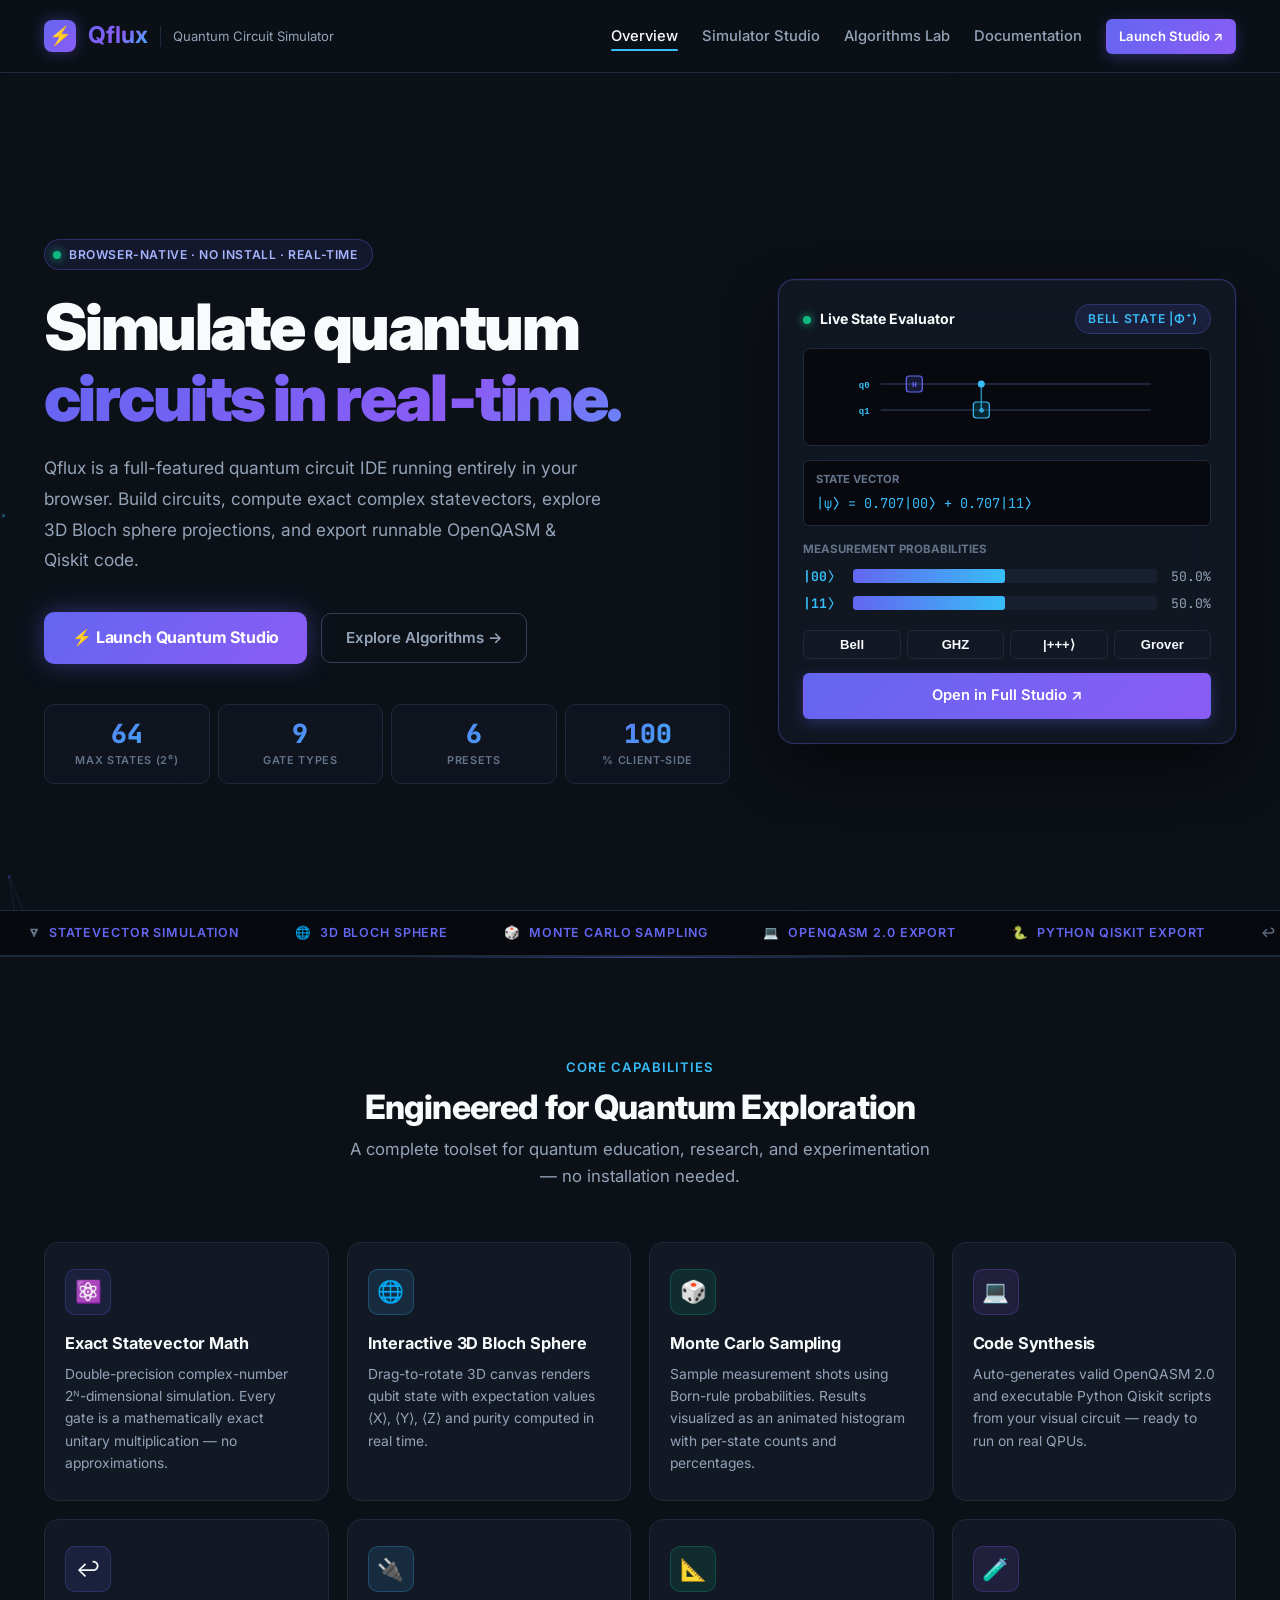
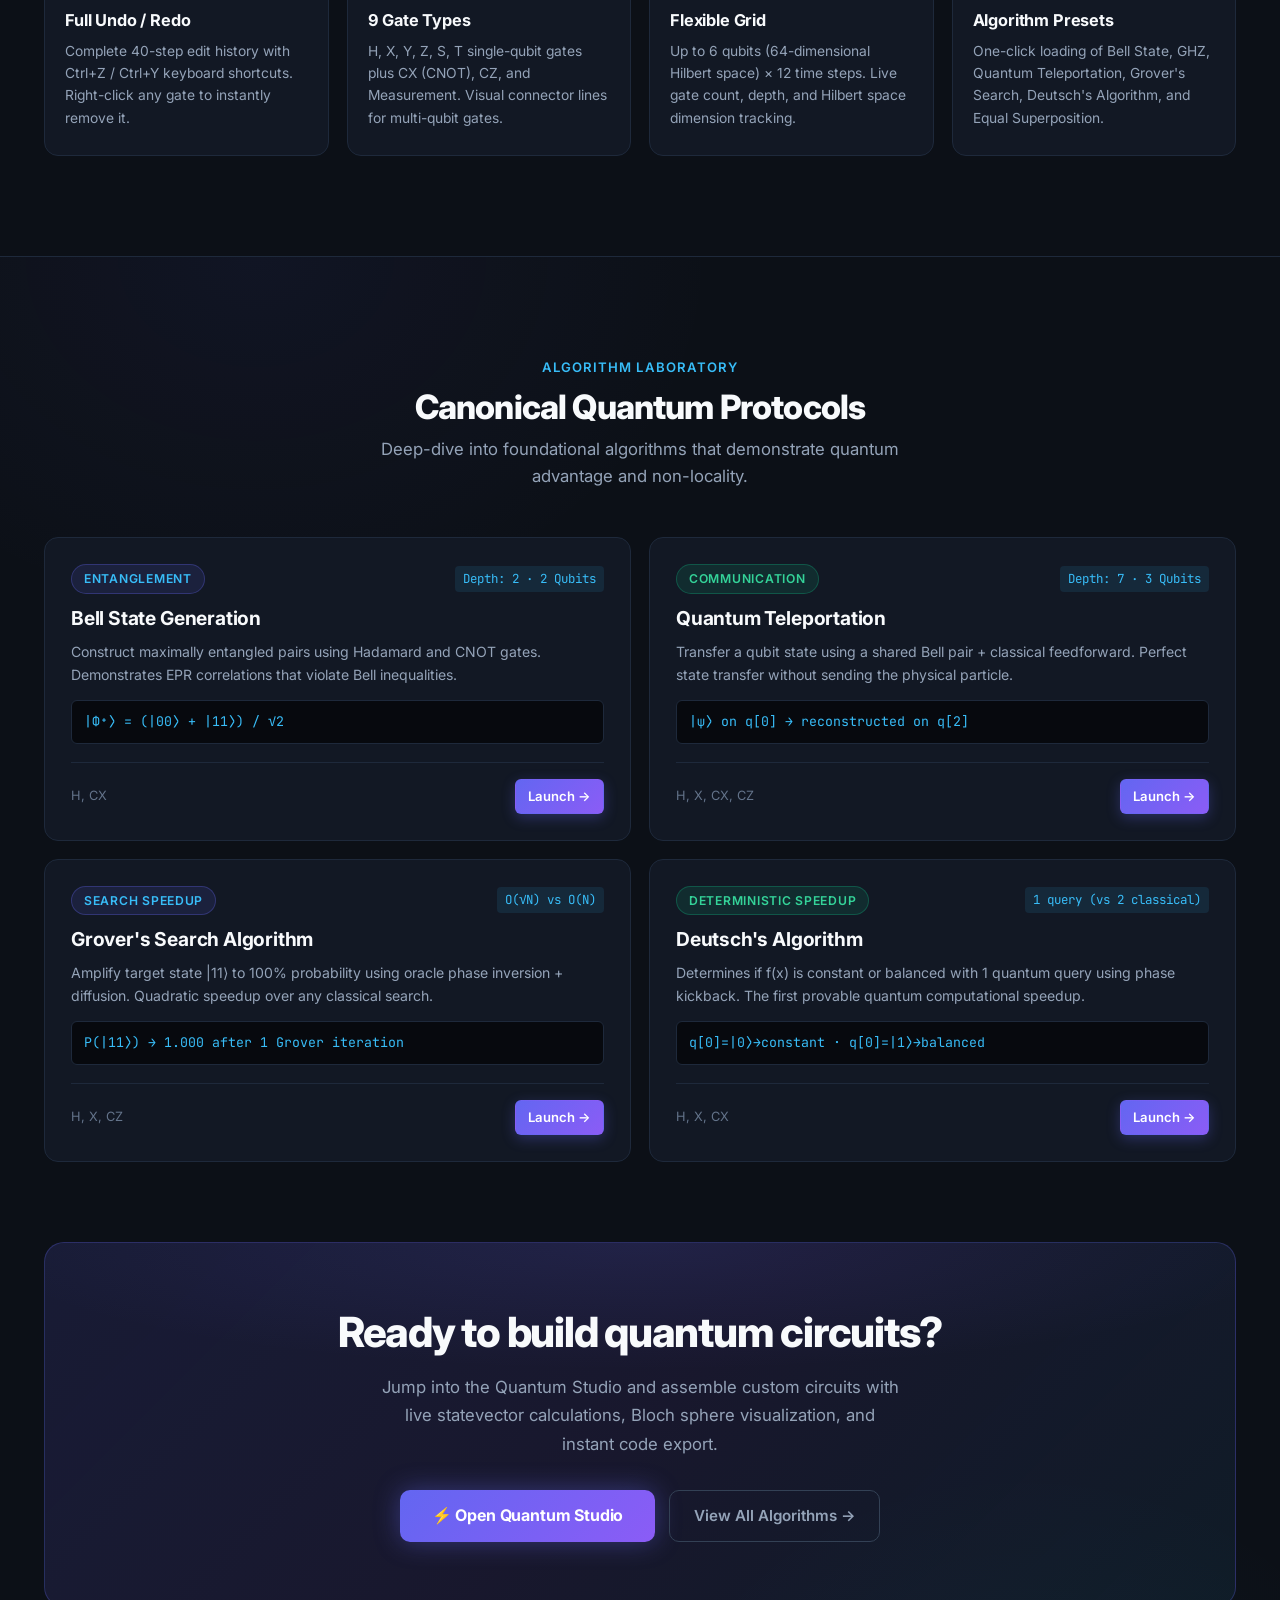
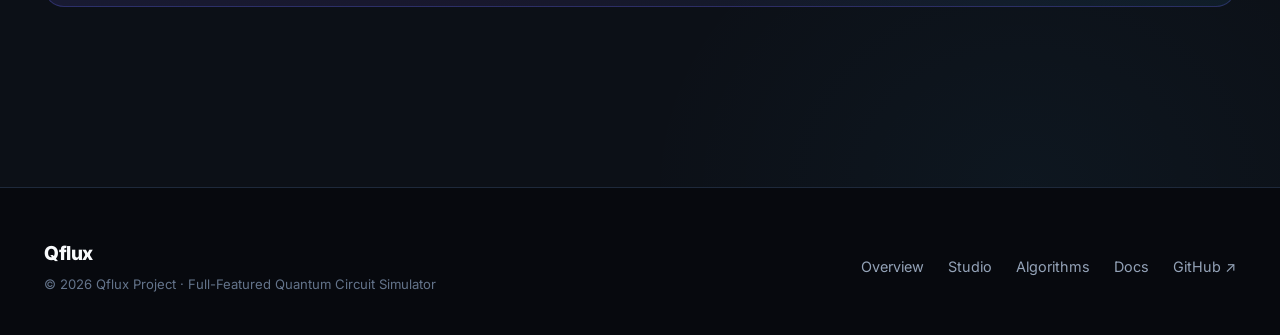
<file: index.html>
﻿<!DOCTYPE html>
<html lang="en">
<head>
  <meta charset="UTF-8">
  <meta name="viewport" content="width=device-width, initial-scale=1.0">
  <title>Qflux — Quantum Computing Circuit Simulator & Analysis Studio</title>
  <meta name="description" content="Browser-native quantum circuit simulator with exact statevector math, 3D Bloch sphere, and OpenQASM export.">
  <link rel="preconnect" href="https://fonts.googleapis.com">
  <link href="https://fonts.googleapis.com/css2?family=Inter:wght@300;400;500;600;700;800;900&family=JetBrains+Mono:wght@400;600;700&display=swap" rel="stylesheet">
  <link rel="stylesheet" href="css/style.css">
  <link rel="stylesheet" href="css/index.css">
</head>
<body>

  <!-- Global Header -->
  <header>
    <div class="container nav-wrapper">
      <a href="index.html" class="brand">
        <div class="brand-icon">⚡</div>
        <span class="brand-name">Qflux</span>
        <span class="brand-tagline">Quantum Circuit Simulator</span>
      </a>
      <nav>
        <ul>
          <li><a href="index.html" class="active">Overview</a></li>
          <li><a href="simulator.html">Simulator Studio</a></li>
          <li><a href="algorithms.html">Algorithms Lab</a></li>
          <li><a href="docs.html">Documentation</a></li>
          <li><a href="simulator.html" class="btn btn-primary btn-sm">Launch Studio ↗</a></li>
        </ul>
      </nav>
    </div>
  </header>

  <!-- Hero with Particle Canvas -->
  <section class="hero">
    <canvas id="particleCanvas"></canvas>
    <div class="hero-inner">
      <div class="container hero-grid">
        <div>
          <div class="hero-eyebrow"><span class="hero-eyebrow-dot"></span>Browser-Native · No Install · Real-time</div>
          <h1 class="hero-title">Simulate quantum<br><span class="gradient-text">circuits in real&#x2011;time.</span></h1>
          <p class="hero-desc">Qflux is a full-featured quantum circuit IDE running entirely in your browser. Build circuits, compute exact complex statevectors, explore 3D Bloch sphere projections, and export runnable OpenQASM &amp; Qiskit code.</p>
          <div class="hero-actions">
            <a href="simulator.html" class="btn-glow">⚡ Launch Quantum Studio</a>
            <a href="algorithms.html" class="btn-ghost">Explore Algorithms →</a>
          </div>
          <div class="hero-stats">
            <div class="hero-stat"><div class="hero-stat-val" data-count="64">0</div><div class="hero-stat-label">Max States (2⁶)</div></div>
            <div class="hero-stat"><div class="hero-stat-val" data-count="9">0</div><div class="hero-stat-label">Gate Types</div></div>
            <div class="hero-stat"><div class="hero-stat-val" data-count="6">0</div><div class="hero-stat-label">Presets</div></div>
            <div class="hero-stat"><div class="hero-stat-val" data-count="100">0</div><div class="hero-stat-label">% Client-Side</div></div>
          </div>
        </div>
        <div class="hero-teaser-card">
          <div class="teaser-header">
            <div style="font-size:0.88rem;font-weight:700;color:var(--text-primary)"><span class="teaser-live-dot"></span> Live State Evaluator</div>
            <span class="badge badge-indigo" id="teaserPresetName">Bell State</span>
          </div>
          <div class="circuit-mini"><svg id="miniCircuitSvg" class="circuit-mini-svg" height="80" viewBox="0 0 320 80"></svg></div>
          <div style="background:var(--bg-deep);border:1px solid var(--border-subtle);border-radius:6px;padding:10px 12px;margin-bottom:14px">
            <div style="font-size:0.7rem;text-transform:uppercase;color:var(--text-muted);font-weight:700;margin-bottom:4px">State Vector</div>
            <div id="teaserKet" style="font-family:var(--font-mono);font-size:0.85rem;color:var(--accent-cyan);overflow-x:auto"></div>
          </div>
          <div style="font-size:0.72rem;text-transform:uppercase;color:var(--text-muted);font-weight:700;margin-bottom:8px">Measurement Probabilities</div>
          <div id="teaserBars" style="display:flex;flex-direction:column;gap:6px;margin-bottom:16px"></div>
          <div style="display:flex;gap:6px;margin-bottom:14px">
            <button class="btn btn-secondary btn-sm" style="flex:1" onclick="setTeaser('bell')">Bell</button>
            <button class="btn btn-secondary btn-sm" style="flex:1" onclick="setTeaser('ghz')">GHZ</button>
            <button class="btn btn-secondary btn-sm" style="flex:1" onclick="setTeaser('superposition')">|+++⟩</button>
            <button class="btn btn-secondary btn-sm" style="flex:1" onclick="setTeaser('grover')">Grover</button>
          </div>
          <a href="simulator.html?preset=bell" id="teaserStudioLink" class="btn btn-primary" style="width:100%;justify-content:center">Open in Full Studio ↗</a>
        </div>
      </div>
    </div>
  </section>

  <!-- Ticker -->
  <div class="tech-ticker"><div class="tech-ticker-inner" id="tickerInner"></div></div>

  <!-- Features -->
  <section class="features-section">
    <div class="container">
      <div class="section-header" style="text-align:center;max-width:600px;margin:0 auto">
        <div class="section-tag">Core Capabilities</div>
        <h2 class="section-title">Engineered for Quantum Exploration</h2>
        <p class="section-subtitle">A complete toolset for quantum education, research, and experimentation — no installation needed.</p>
      </div>
      <div class="features-grid">
        <div class="feature-card" data-color="indigo"><div class="feature-icon fi-indigo">⚛️</div><h3 class="feature-title">Exact Statevector Math</h3><p class="feature-desc">Double-precision complex-number 2ᴺ-dimensional simulation. Every gate is a mathematically exact unitary multiplication — no approximations.</p></div>
        <div class="feature-card" data-color="cyan"><div class="feature-icon fi-cyan">🌐</div><h3 class="feature-title">Interactive 3D Bloch Sphere</h3><p class="feature-desc">Drag-to-rotate 3D canvas renders qubit state with expectation values ⟨X⟩, ⟨Y⟩, ⟨Z⟩ and purity computed in real time.</p></div>
        <div class="feature-card" data-color="emerald"><div class="feature-icon fi-emerald">🎲</div><h3 class="feature-title">Monte Carlo Sampling</h3><p class="feature-desc">Sample measurement shots using Born-rule probabilities. Results visualized as an animated histogram with per-state counts and percentages.</p></div>
        <div class="feature-card" data-color="violet"><div class="feature-icon fi-violet">💻</div><h3 class="feature-title">Code Synthesis</h3><p class="feature-desc">Auto-generates valid OpenQASM 2.0 and executable Python Qiskit scripts from your visual circuit — ready to run on real QPUs.</p></div>
        <div class="feature-card" data-color="indigo"><div class="feature-icon fi-indigo">↩</div><h3 class="feature-title">Full Undo / Redo</h3><p class="feature-desc">Complete 40-step edit history with Ctrl+Z / Ctrl+Y keyboard shortcuts. Right-click any gate to instantly remove it.</p></div>
        <div class="feature-card" data-color="cyan"><div class="feature-icon fi-cyan">🔌</div><h3 class="feature-title">9 Gate Types</h3><p class="feature-desc">H, X, Y, Z, S, T single-qubit gates plus CX (CNOT), CZ, and Measurement. Visual connector lines for multi-qubit gates.</p></div>
        <div class="feature-card" data-color="emerald"><div class="feature-icon fi-emerald">📐</div><h3 class="feature-title">Flexible Grid</h3><p class="feature-desc">Up to 6 qubits (64-dimensional Hilbert space) × 12 time steps. Live gate count, depth, and Hilbert space dimension tracking.</p></div>
        <div class="feature-card" data-color="violet"><div class="feature-icon fi-violet">🧪</div><h3 class="feature-title">Algorithm Presets</h3><p class="feature-desc">One-click loading of Bell State, GHZ, Quantum Teleportation, Grover's Search, Deutsch's Algorithm, and Equal Superposition.</p></div>
      </div>
    </div>
  </section>

  <!-- Algorithm Highlights -->
  <section class="preview-section">
    <div class="container">
      <div class="section-header" style="text-align:center;max-width:600px;margin:0 auto 48px">
        <div class="section-tag">Algorithm Laboratory</div>
        <h2 class="section-title">Canonical Quantum Protocols</h2>
        <p class="section-subtitle">Deep-dive into foundational algorithms that demonstrate quantum advantage and non-locality.</p>
      </div>
      <div class="algo-grid">
        <div class="algo-card"><div><div class="algo-header"><span class="badge badge-indigo">Entanglement</span><span class="algo-complexity">Depth: 2 · 2 Qubits</span></div><h3 class="algo-title">Bell State Generation</h3><p class="algo-desc">Construct maximally entangled pairs using Hadamard and CNOT gates. Demonstrates EPR correlations that violate Bell inequalities.</p><div class="algo-formula">|Φ⁺⟩ = (|00⟩ + |11⟩) / √2</div></div><div class="algo-footer"><span style="font-size:0.8rem;color:var(--text-muted)">H, CX</span><a href="simulator.html?preset=bell" class="btn btn-primary btn-sm">Launch →</a></div></div>
        <div class="algo-card"><div><div class="algo-header"><span class="badge badge-emerald">Communication</span><span class="algo-complexity">Depth: 7 · 3 Qubits</span></div><h3 class="algo-title">Quantum Teleportation</h3><p class="algo-desc">Transfer a qubit state using a shared Bell pair + classical feedforward. Perfect state transfer without sending the physical particle.</p><div class="algo-formula">|ψ⟩ on q[0] → reconstructed on q[2]</div></div><div class="algo-footer"><span style="font-size:0.8rem;color:var(--text-muted)">H, X, CX, CZ</span><a href="simulator.html?preset=teleportation" class="btn btn-primary btn-sm">Launch →</a></div></div>
        <div class="algo-card"><div><div class="algo-header"><span class="badge badge-indigo">Search Speedup</span><span class="algo-complexity">O(√N) vs O(N)</span></div><h3 class="algo-title">Grover's Search Algorithm</h3><p class="algo-desc">Amplify target state |11⟩ to 100% probability using oracle phase inversion + diffusion. Quadratic speedup over any classical search.</p><div class="algo-formula">P(|11⟩) → 1.000 after 1 Grover iteration</div></div><div class="algo-footer"><span style="font-size:0.8rem;color:var(--text-muted)">H, X, CZ</span><a href="simulator.html?preset=grover" class="btn btn-primary btn-sm">Launch →</a></div></div>
        <div class="algo-card"><div><div class="algo-header"><span class="badge badge-emerald">Deterministic Speedup</span><span class="algo-complexity">1 query (vs 2 classical)</span></div><h3 class="algo-title">Deutsch's Algorithm</h3><p class="algo-desc">Determines if f(x) is constant or balanced with 1 quantum query using phase kickback. The first provable quantum computational speedup.</p><div class="algo-formula">q[0]=|0⟩→constant · q[0]=|1⟩→balanced</div></div><div class="algo-footer"><span style="font-size:0.8rem;color:var(--text-muted)">H, X, CX</span><a href="simulator.html?preset=deutsch" class="btn btn-primary btn-sm">Launch →</a></div></div>
      </div>

      <div class="cta-banner">
        <h2 class="cta-banner-title">Ready to build quantum circuits?</h2>
        <p class="cta-banner-desc">Jump into the Quantum Studio and assemble custom circuits with live statevector calculations, Bloch sphere visualization, and instant code export.</p>
        <div style="display:flex;gap:14px;justify-content:center;flex-wrap:wrap">
          <a href="simulator.html" class="btn-glow" style="font-size:1rem;padding:13px 32px">⚡ Open Quantum Studio</a>
          <a href="algorithms.html" class="btn-ghost">View All Algorithms →</a>
        </div>
      </div>
    </div>
  </section>

  <!-- Footer -->
  <footer>
    <div class="container footer-inner">
      <div>
        <span style="font-weight:800;font-size:1.2rem;color:var(--text-primary);letter-spacing:-0.02em">Qflux</span>
        <div style="font-size:0.82rem;color:var(--text-muted);margin-top:5px">© 2026 Qflux Project · Full-Featured Quantum Circuit Simulator</div>
      </div>
      <ul class="footer-links">
        <li><a href="index.html">Overview</a></li><li><a href="simulator.html">Studio</a></li>
        <li><a href="algorithms.html">Algorithms</a></li><li><a href="docs.html">Docs</a></li>
        <li><a href="https://github.com" target="_blank" rel="noopener">GitHub ↗</a></li>
      </ul>
    </div>
  </footer>

  <script src="js/quantum-engine.js"></script>
  <script src="js/particles.js"></script>
  <script src="js/index.js"></script>
</body>
</html>
</file>
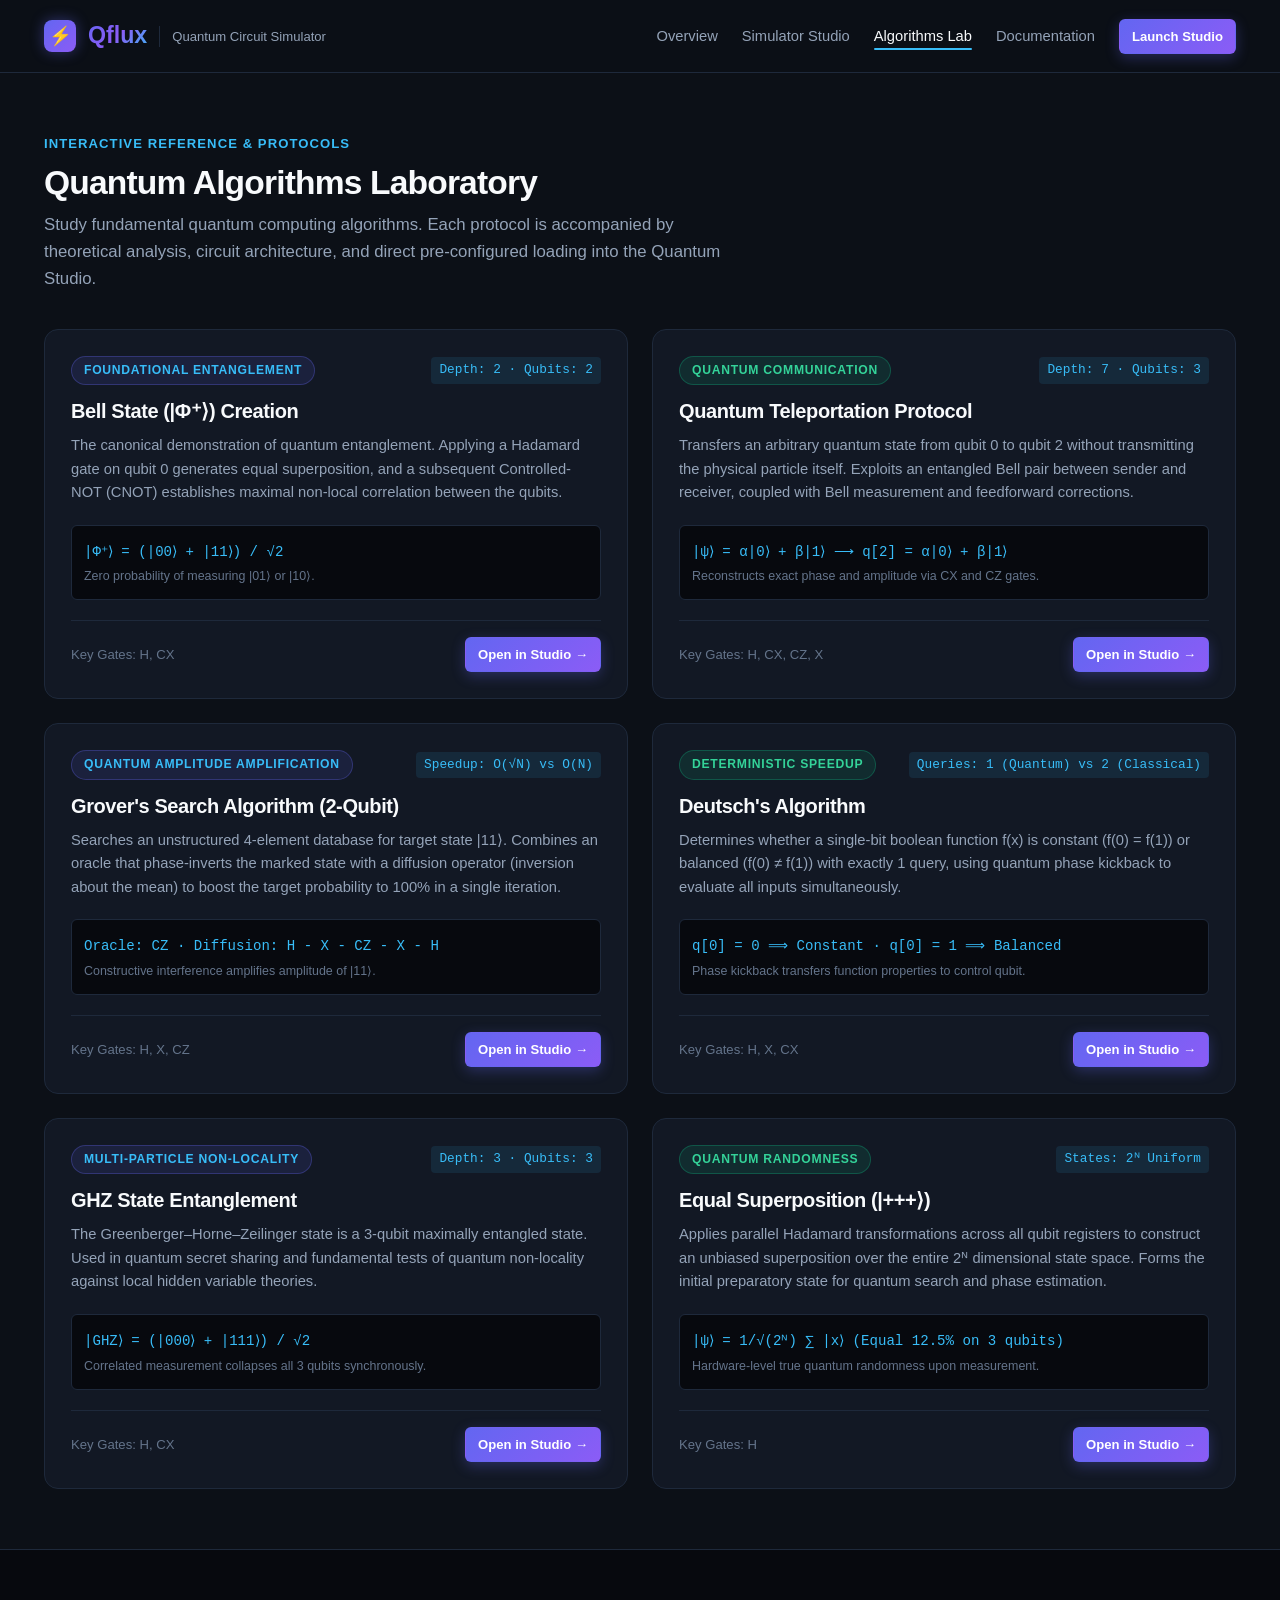
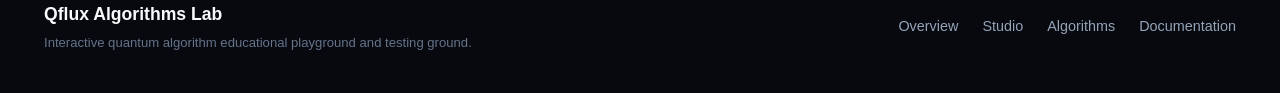
<file: algorithms.html>
<!DOCTYPE html>
<html lang="en">
<head>
  <meta charset="UTF-8">
  <meta name="viewport" content="width=device-width, initial-scale=1.0">
  <title>Algorithms Lab — Qflux Quantum Suite</title>
  <link rel="stylesheet" href="css/style.css">
</head>
<body>

  <!-- Global Header -->
  <header>
    <div class="container nav-wrapper">
      <a href="index.html" class="brand">
        <div class="brand-icon">⚡</div>
        <span class="brand-name">Qflux</span>
        <span class="brand-tagline">Quantum Circuit Simulator</span>
      </a>
      <nav>
        <ul>
          <li><a href="index.html">Overview</a></li>
          <li><a href="simulator.html">Simulator Studio</a></li>
          <li><a href="algorithms.html" class="active">Algorithms Lab</a></li>
          <li><a href="docs.html">Documentation</a></li>
          <li><a href="simulator.html" class="btn btn-primary btn-sm">Launch Studio</a></li>
        </ul>
      </nav>
    </div>
  </header>

  <!-- Page Header -->
  <main class="container" style="padding: 60px 24px;">
    <div class="section-header">
      <div class="section-tag">Interactive Reference & Protocols</div>
      <h1 class="section-title">Quantum Algorithms Laboratory</h1>
      <p class="section-subtitle">
        Study fundamental quantum computing algorithms. Each protocol is accompanied by theoretical analysis, circuit architecture, and direct pre-configured loading into the Quantum Studio.
      </p>
    </div>

    <!-- Algorithm Cards Grid -->
    <div class="algo-grid">

      <!-- Card 1: Bell State -->
      <div class="algo-card">
        <div>
          <div class="algo-header">
            <span class="badge badge-indigo">Foundational Entanglement</span>
            <span class="algo-complexity">Depth: 2 · Qubits: 2</span>
          </div>
          <h2 class="algo-title">Bell State (|Φ⁺⟩) Creation</h2>
          <p class="algo-desc">
            The canonical demonstration of quantum entanglement. Applying a Hadamard gate on qubit 0 generates equal superposition, and a subsequent Controlled-NOT (CNOT) establishes maximal non-local correlation between the qubits.
          </p>
          <div style="background: var(--bg-deep); padding: 12px; border-radius: var(--radius-sm); border: 1px solid var(--border-subtle); margin-bottom: 20px;">
            <code style="color: var(--accent-cyan); font-size: 0.88rem;">|Φ⁺⟩ = (|00⟩ + |11⟩) / √2</code>
            <div style="color: var(--text-muted); font-size: 0.78rem; margin-top: 4px;">Zero probability of measuring |01⟩ or |10⟩.</div>
          </div>
        </div>
        <div class="algo-footer">
          <span style="font-size: 0.82rem; color: var(--text-muted);">Key Gates: H, CX</span>
          <a href="simulator.html?preset=bell" class="btn btn-primary btn-sm">Open in Studio →</a>
        </div>
      </div>

      <!-- Card 2: Quantum Teleportation -->
      <div class="algo-card">
        <div>
          <div class="algo-header">
            <span class="badge badge-emerald">Quantum Communication</span>
            <span class="algo-complexity">Depth: 7 · Qubits: 3</span>
          </div>
          <h2 class="algo-title">Quantum Teleportation Protocol</h2>
          <p class="algo-desc">
            Transfers an arbitrary quantum state from qubit 0 to qubit 2 without transmitting the physical particle itself. Exploits an entangled Bell pair between sender and receiver, coupled with Bell measurement and feedforward corrections.
          </p>
          <div style="background: var(--bg-deep); padding: 12px; border-radius: var(--radius-sm); border: 1px solid var(--border-subtle); margin-bottom: 20px;">
            <code style="color: var(--accent-cyan); font-size: 0.88rem;">|ψ⟩ = α|0⟩ + β|1⟩  ⟶  q[2] = α|0⟩ + β|1⟩</code>
            <div style="color: var(--text-muted); font-size: 0.78rem; margin-top: 4px;">Reconstructs exact phase and amplitude via CX and CZ gates.</div>
          </div>
        </div>
        <div class="algo-footer">
          <span style="font-size: 0.82rem; color: var(--text-muted);">Key Gates: H, CX, CZ, X</span>
          <a href="simulator.html?preset=teleportation" class="btn btn-primary btn-sm">Open in Studio →</a>
        </div>
      </div>

      <!-- Card 3: Grover's Search -->
      <div class="algo-card">
        <div>
          <div class="algo-header">
            <span class="badge badge-indigo">Quantum Amplitude Amplification</span>
            <span class="algo-complexity">Speedup: O(√N) vs O(N)</span>
          </div>
          <h2 class="algo-title">Grover's Search Algorithm (2-Qubit)</h2>
          <p class="algo-desc">
            Searches an unstructured 4-element database for target state |11⟩. Combines an oracle that phase-inverts the marked state with a diffusion operator (inversion about the mean) to boost the target probability to 100% in a single iteration.
          </p>
          <div style="background: var(--bg-deep); padding: 12px; border-radius: var(--radius-sm); border: 1px solid var(--border-subtle); margin-bottom: 20px;">
            <code style="color: var(--accent-cyan); font-size: 0.88rem;">Oracle: CZ · Diffusion: H - X - CZ - X - H</code>
            <div style="color: var(--text-muted); font-size: 0.78rem; margin-top: 4px;">Constructive interference amplifies amplitude of |11⟩.</div>
          </div>
        </div>
        <div class="algo-footer">
          <span style="font-size: 0.82rem; color: var(--text-muted);">Key Gates: H, X, CZ</span>
          <a href="simulator.html?preset=grover" class="btn btn-primary btn-sm">Open in Studio →</a>
        </div>
      </div>

      <!-- Card 4: Deutsch-Jozsa -->
      <div class="algo-card">
        <div>
          <div class="algo-header">
            <span class="badge badge-emerald">Deterministic Speedup</span>
            <span class="algo-complexity">Queries: 1 (Quantum) vs 2 (Classical)</span>
          </div>
          <h2 class="algo-title">Deutsch's Algorithm</h2>
          <p class="algo-desc">
            Determines whether a single-bit boolean function f(x) is constant (f(0) = f(1)) or balanced (f(0) ≠ f(1)) with exactly 1 query, using quantum phase kickback to evaluate all inputs simultaneously.
          </p>
          <div style="background: var(--bg-deep); padding: 12px; border-radius: var(--radius-sm); border: 1px solid var(--border-subtle); margin-bottom: 20px;">
            <code style="color: var(--accent-cyan); font-size: 0.88rem;">q[0] = 0 ⟹ Constant · q[0] = 1 ⟹ Balanced</code>
            <div style="color: var(--text-muted); font-size: 0.78rem; margin-top: 4px;">Phase kickback transfers function properties to control qubit.</div>
          </div>
        </div>
        <div class="algo-footer">
          <span style="font-size: 0.82rem; color: var(--text-muted);">Key Gates: H, X, CX</span>
          <a href="simulator.html?preset=deutsch" class="btn btn-primary btn-sm">Open in Studio →</a>
        </div>
      </div>

      <!-- Card 5: GHZ Entanglement -->
      <div class="algo-card">
        <div>
          <div class="algo-header">
            <span class="badge badge-indigo">Multi-Particle Non-Locality</span>
            <span class="algo-complexity">Depth: 3 · Qubits: 3</span>
          </div>
          <h2 class="algo-title">GHZ State Entanglement</h2>
          <p class="algo-desc">
            The Greenberger–Horne–Zeilinger state is a 3-qubit maximally entangled state. Used in quantum secret sharing and fundamental tests of quantum non-locality against local hidden variable theories.
          </p>
          <div style="background: var(--bg-deep); padding: 12px; border-radius: var(--radius-sm); border: 1px solid var(--border-subtle); margin-bottom: 20px;">
            <code style="color: var(--accent-cyan); font-size: 0.88rem;">|GHZ⟩ = (|000⟩ + |111⟩) / √2</code>
            <div style="color: var(--text-muted); font-size: 0.78rem; margin-top: 4px;">Correlated measurement collapses all 3 qubits synchronously.</div>
          </div>
        </div>
        <div class="algo-footer">
          <span style="font-size: 0.82rem; color: var(--text-muted);">Key Gates: H, CX</span>
          <a href="simulator.html?preset=ghz" class="btn btn-primary btn-sm">Open in Studio →</a>
        </div>
      </div>

      <!-- Card 6: Equal Superposition -->
      <div class="algo-card">
        <div>
          <div class="algo-header">
            <span class="badge badge-emerald">Quantum Randomness</span>
            <span class="algo-complexity">States: 2ᴺ Uniform</span>
          </div>
          <h2 class="algo-title">Equal Superposition (|+++⟩)</h2>
          <p class="algo-desc">
            Applies parallel Hadamard transformations across all qubit registers to construct an unbiased superposition over the entire 2ᴺ dimensional state space. Forms the initial preparatory state for quantum search and phase estimation.
          </p>
          <div style="background: var(--bg-deep); padding: 12px; border-radius: var(--radius-sm); border: 1px solid var(--border-subtle); margin-bottom: 20px;">
            <code style="color: var(--accent-cyan); font-size: 0.88rem;">|ψ⟩ = 1/√(2ᴺ) ∑ |x⟩  (Equal 12.5% on 3 qubits)</code>
            <div style="color: var(--text-muted); font-size: 0.78rem; margin-top: 4px;">Hardware-level true quantum randomness upon measurement.</div>
          </div>
        </div>
        <div class="algo-footer">
          <span style="font-size: 0.82rem; color: var(--text-muted);">Key Gates: H</span>
          <a href="simulator.html?preset=superposition" class="btn btn-primary btn-sm">Open in Studio →</a>
        </div>
      </div>

    </div>
  </main>

  <!-- Global Footer -->
  <footer>
    <div class="container footer-inner">
      <div>
        <span style="font-weight: 700; font-size: 1.1rem; color: var(--text-primary);">Qflux Algorithms Lab</span>
        <div style="font-size: 0.82rem; color: var(--text-muted); margin-top: 4px;">
          Interactive quantum algorithm educational playground and testing ground.
        </div>
      </div>
      <ul class="footer-links">
        <li><a href="index.html">Overview</a></li>
        <li><a href="simulator.html">Studio</a></li>
        <li><a href="algorithms.html">Algorithms</a></li>
        <li><a href="docs.html">Documentation</a></li>
      </ul>
    </div>
  </footer>

</body>
</html>
</file>
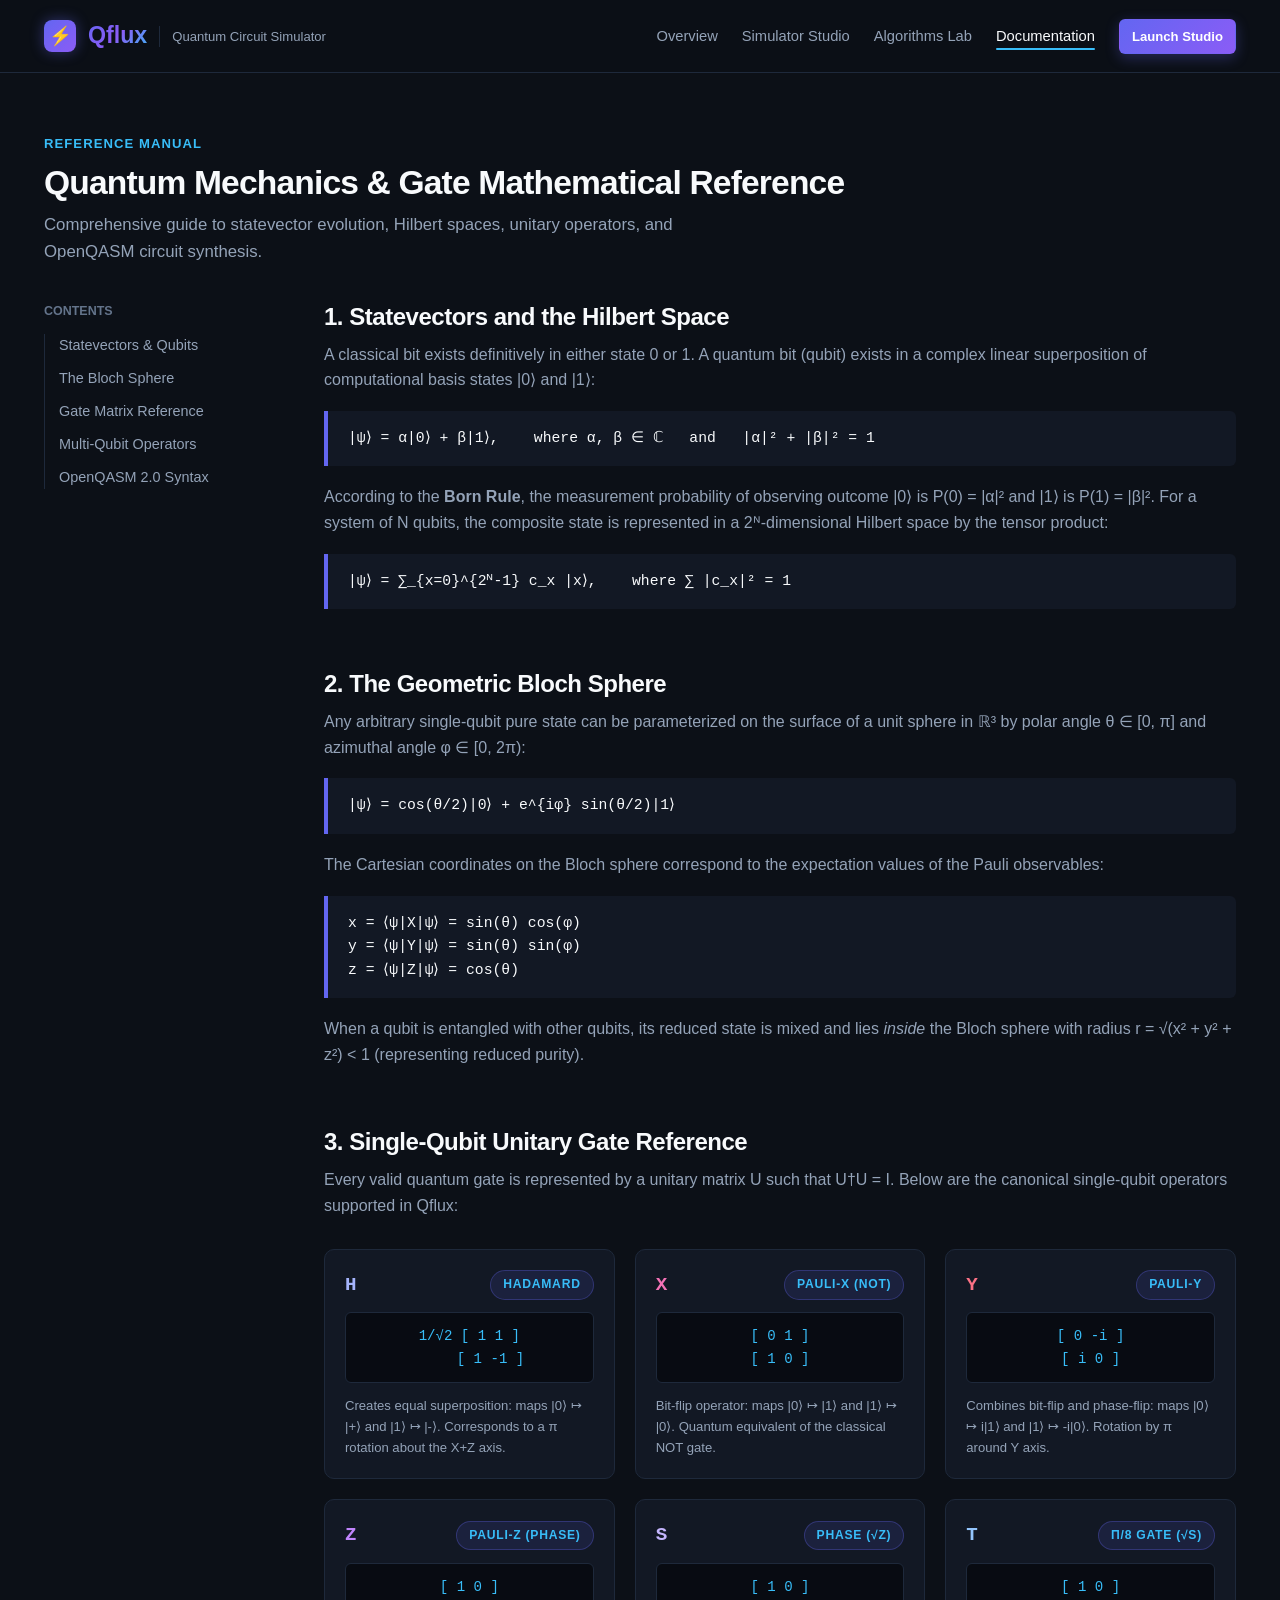
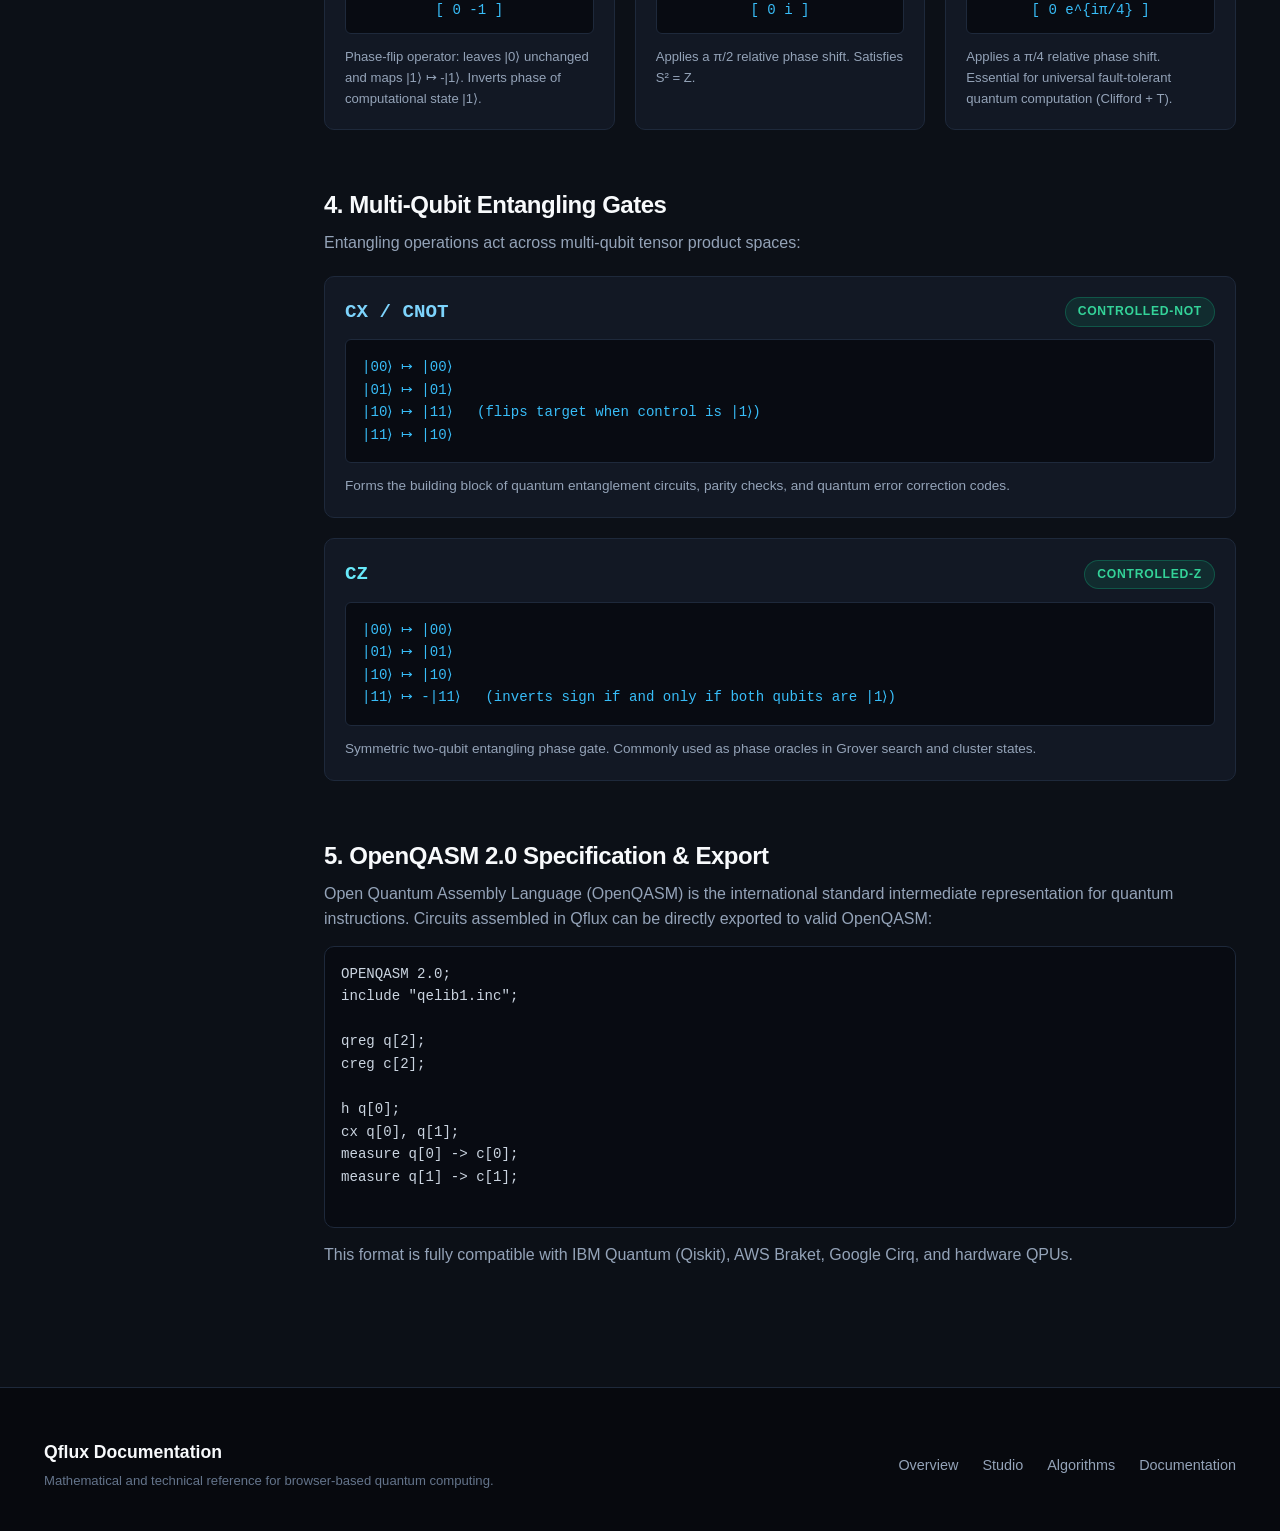
<file: docs.html>
<!DOCTYPE html>
<html lang="en">
<head>
  <meta charset="UTF-8">
  <meta name="viewport" content="width=device-width, initial-scale=1.0">
  <title>Documentation & Gate Reference — Qflux</title>
  <link rel="stylesheet" href="css/style.css">
  <style>
    .docs-nav-sidebar {
      display: none;
    }
    @media (min-width: 1024px) {
      .docs-layout {
        display: grid;
        grid-template-columns: 240px 1fr;
        gap: 40px;
      }
      .docs-nav-sidebar {
        display: block;
        position: sticky;
        top: 100px;
        height: fit-content;
      }
    }
    .docs-nav-links {
      list-style: none;
      display: flex;
      flex-direction: column;
      gap: 10px;
      font-size: 0.9rem;
      border-left: 1px solid var(--border-subtle);
      padding-left: 14px;
    }
    .docs-nav-links a {
      color: var(--text-secondary);
    }
    .docs-nav-links a:hover {
      color: var(--accent-cyan);
    }
    .doc-section {
      margin-bottom: 60px;
    }
    .math-callout {
      background: var(--bg-surface);
      border-left: 4px solid var(--accent-primary);
      border-radius: 0 var(--radius-sm) var(--radius-sm) 0;
      padding: 16px 20px;
      margin: 18px 0;
      font-family: var(--font-mono);
      font-size: 0.92rem;
      color: var(--text-primary);
    }
  </style>
</head>
<body>

  <!-- Global Header -->
  <header>
    <div class="container nav-wrapper">
      <a href="index.html" class="brand">
        <div class="brand-icon">⚡</div>
        <span class="brand-name">Qflux</span>
        <span class="brand-tagline">Quantum Circuit Simulator</span>
      </a>
      <nav>
        <ul>
          <li><a href="index.html">Overview</a></li>
          <li><a href="simulator.html">Simulator Studio</a></li>
          <li><a href="algorithms.html">Algorithms Lab</a></li>
          <li><a href="docs.html" class="active">Documentation</a></li>
          <li><a href="simulator.html" class="btn btn-primary btn-sm">Launch Studio</a></li>
        </ul>
      </nav>
    </div>
  </header>

  <!-- Page Content -->
  <main class="container" style="padding: 60px 24px;">
    
    <div class="section-header">
      <div class="section-tag">Reference Manual</div>
      <h1 class="section-title">Quantum Mechanics & Gate Mathematical Reference</h1>
      <p class="section-subtitle">
        Comprehensive guide to statevector evolution, Hilbert spaces, unitary operators, and OpenQASM circuit synthesis.
      </p>
    </div>

    <div class="docs-layout">
      <!-- Sidebar Nav -->
      <aside class="docs-nav-sidebar">
        <div style="font-size: 0.78rem; text-transform: uppercase; color: var(--text-muted); font-weight: 700; margin-bottom: 12px;">Contents</div>
        <ul class="docs-nav-links">
          <li><a href="#statevectors">Statevectors & Qubits</a></li>
          <li><a href="#bloch-sphere">The Bloch Sphere</a></li>
          <li><a href="#gate-library">Gate Matrix Reference</a></li>
          <li><a href="#two-qubit-gates">Multi-Qubit Operators</a></li>
          <li><a href="#qasm-guide">OpenQASM 2.0 Syntax</a></li>
        </ul>
      </aside>

      <!-- Main Docs Body -->
      <div class="docs-body">

        <!-- Section 1 -->
        <section id="statevectors" class="doc-section">
          <h2>1. Statevectors and the Hilbert Space</h2>
          <p style="color: var(--text-secondary); margin-top: 10px;">
            A classical bit exists definitively in either state 0 or 1. A quantum bit (qubit) exists in a complex linear superposition of computational basis states |0⟩ and |1⟩:
          </p>
          <div class="math-callout">
            |ψ⟩ = α|0⟩ + β|1⟩, &nbsp;&nbsp; where α, β ∈ ℂ &nbsp; and &nbsp; |α|² + |β|² = 1
          </div>
          <p style="color: var(--text-secondary);">
            According to the <strong>Born Rule</strong>, the measurement probability of observing outcome |0⟩ is P(0) = |α|² and |1⟩ is P(1) = |β|². For a system of N qubits, the composite state is represented in a 2ᴺ-dimensional Hilbert space by the tensor product:
          </p>
          <div class="math-callout">
            |ψ⟩ = ∑_{x=0}^{2ᴺ-1} c_x |x⟩, &nbsp;&nbsp; where ∑ |c_x|² = 1
          </div>
        </section>

        <!-- Section 2 -->
        <section id="bloch-sphere" class="doc-section">
          <h2>2. The Geometric Bloch Sphere</h2>
          <p style="color: var(--text-secondary); margin-top: 10px;">
            Any arbitrary single-qubit pure state can be parameterized on the surface of a unit sphere in ℝ³ by polar angle θ ∈ [0, π] and azimuthal angle φ ∈ [0, 2π):
          </p>
          <div class="math-callout">
            |ψ⟩ = cos(θ/2)|0⟩ + e^{iφ} sin(θ/2)|1⟩
          </div>
          <p style="color: var(--text-secondary);">
            The Cartesian coordinates on the Bloch sphere correspond to the expectation values of the Pauli observables:
          </p>
          <div class="math-callout">
            x = ⟨ψ|X|ψ⟩ = sin(θ) cos(φ)<br>
            y = ⟨ψ|Y|ψ⟩ = sin(θ) sin(φ)<br>
            z = ⟨ψ|Z|ψ⟩ = cos(θ)
          </div>
          <p style="color: var(--text-secondary);">
            When a qubit is entangled with other qubits, its reduced state is mixed and lies <em>inside</em> the Bloch sphere with radius r = √(x² + y² + z²) &lt; 1 (representing reduced purity).
          </p>
        </section>

        <!-- Section 3: Gate Reference Library -->
        <section id="gate-library" class="doc-section">
          <h2>3. Single-Qubit Unitary Gate Reference</h2>
          <p style="color: var(--text-secondary); margin-top: 10px;">
            Every valid quantum gate is represented by a unitary matrix U such that U†U = I. Below are the canonical single-qubit operators supported in Qflux:
          </p>

          <div class="matrix-grid">

            <!-- Hadamard -->
            <div class="matrix-card">
              <div class="matrix-card-header">
                <span class="matrix-card-gate" style="color:#a5b4fc;">H</span>
                <span class="badge badge-indigo">Hadamard</span>
              </div>
              <div class="matrix-display">
                1/√2 [  1   1 ]<br>
                &nbsp;&nbsp;&nbsp;&nbsp;&nbsp;[  1  -1 ]
              </div>
              <p style="font-size: 0.82rem; color: var(--text-secondary);">
                Creates equal superposition: maps |0⟩ ↦ |+⟩ and |1⟩ ↦ |-⟩. Corresponds to a π rotation about the X+Z axis.
              </p>
            </div>

            <!-- Pauli-X -->
            <div class="matrix-card">
              <div class="matrix-card-header">
                <span class="matrix-card-gate" style="color:#f472b6;">X</span>
                <span class="badge badge-indigo">Pauli-X (NOT)</span>
              </div>
              <div class="matrix-display">
                [ 0  1 ]<br>
                [ 1  0 ]
              </div>
              <p style="font-size: 0.82rem; color: var(--text-secondary);">
                Bit-flip operator: maps |0⟩ ↦ |1⟩ and |1⟩ ↦ |0⟩. Quantum equivalent of the classical NOT gate.
              </p>
            </div>

            <!-- Pauli-Y -->
            <div class="matrix-card">
              <div class="matrix-card-header">
                <span class="matrix-card-gate" style="color:#fb7185;">Y</span>
                <span class="badge badge-indigo">Pauli-Y</span>
              </div>
              <div class="matrix-display">
                [ 0 -i ]<br>
                [ i  0 ]
              </div>
              <p style="font-size: 0.82rem; color: var(--text-secondary);">
                Combines bit-flip and phase-flip: maps |0⟩ ↦ i|1⟩ and |1⟩ ↦ -i|0⟩. Rotation by π around Y axis.
              </p>
            </div>

            <!-- Pauli-Z -->
            <div class="matrix-card">
              <div class="matrix-card-header">
                <span class="matrix-card-gate" style="color:#c084fc;">Z</span>
                <span class="badge badge-indigo">Pauli-Z (Phase)</span>
              </div>
              <div class="matrix-display">
                [ 1  0 ]<br>
                [ 0 -1 ]
              </div>
              <p style="font-size: 0.82rem; color: var(--text-secondary);">
                Phase-flip operator: leaves |0⟩ unchanged and maps |1⟩ ↦ -|1⟩. Inverts phase of computational state |1⟩.
              </p>
            </div>

            <!-- S Gate -->
            <div class="matrix-card">
              <div class="matrix-card-header">
                <span class="matrix-card-gate" style="color:#c4b5fd;">S</span>
                <span class="badge badge-indigo">Phase (√Z)</span>
              </div>
              <div class="matrix-display">
                [ 1  0 ]<br>
                [ 0  i ]
              </div>
              <p style="font-size: 0.82rem; color: var(--text-secondary);">
                Applies a π/2 relative phase shift. Satisfies S² = Z.
              </p>
            </div>

            <!-- T Gate -->
            <div class="matrix-card">
              <div class="matrix-card-header">
                <span class="matrix-card-gate" style="color:#93c5fd;">T</span>
                <span class="badge badge-indigo">π/8 Gate (√S)</span>
              </div>
              <div class="matrix-display">
                [ 1       0      ]<br>
                [ 0  e^{iπ/4}    ]
              </div>
              <p style="font-size: 0.82rem; color: var(--text-secondary);">
                Applies a π/4 relative phase shift. Essential for universal fault-tolerant quantum computation (Clifford + T).
              </p>
            </div>

          </div>
        </section>

        <!-- Section 4: Two-Qubit Operators -->
        <section id="two-qubit-gates" class="doc-section">
          <h2>4. Multi-Qubit Entangling Gates</h2>
          <p style="color: var(--text-secondary); margin-top: 10px;">
            Entangling operations act across multi-qubit tensor product spaces:
          </p>

          <div style="display: grid; grid-template-columns: 1fr; gap: 20px; margin-top: 20px;">
            
            <div class="matrix-card">
              <div class="matrix-card-header">
                <span class="matrix-card-gate" style="color:#7dd3fc;">CX / CNOT</span>
                <span class="badge badge-emerald">Controlled-NOT</span>
              </div>
              <div class="matrix-display" style="text-align: left; padding: 16px;">
                |00⟩ ↦ |00⟩<br>
                |01⟩ ↦ |01⟩<br>
                |10⟩ ↦ |11⟩ &nbsp; (flips target when control is |1⟩)<br>
                |11⟩ ↦ |10⟩
              </div>
              <p style="font-size: 0.85rem; color: var(--text-secondary);">
                Forms the building block of quantum entanglement circuits, parity checks, and quantum error correction codes.
              </p>
            </div>

            <div class="matrix-card">
              <div class="matrix-card-header">
                <span class="matrix-card-gate" style="color:#67e8f9;">CZ</span>
                <span class="badge badge-emerald">Controlled-Z</span>
              </div>
              <div class="matrix-display" style="text-align: left; padding: 16px;">
                |00⟩ ↦ |00⟩<br>
                |01⟩ ↦ |01⟩<br>
                |10⟩ ↦ |10⟩<br>
                |11⟩ ↦ -|11⟩ &nbsp; (inverts sign if and only if both qubits are |1⟩)
              </div>
              <p style="font-size: 0.85rem; color: var(--text-secondary);">
                Symmetric two-qubit entangling phase gate. Commonly used as phase oracles in Grover search and cluster states.
              </p>
            </div>

          </div>
        </section>

        <!-- Section 5: OpenQASM Guide -->
        <section id="qasm-guide" class="doc-section">
          <h2>5. OpenQASM 2.0 Specification & Export</h2>
          <p style="color: var(--text-secondary); margin-top: 10px;">
            Open Quantum Assembly Language (OpenQASM) is the international standard intermediate representation for quantum instructions. Circuits assembled in Qflux can be directly exported to valid OpenQASM:
          </p>
          <div class="code-wrap" style="margin-top: 14px;">
            <pre style="color: #cbd5e1; font-size: 0.88rem;">
OPENQASM 2.0;
include "qelib1.inc";

qreg q[2];
creg c[2];

h q[0];
cx q[0], q[1];
measure q[0] -> c[0];
measure q[1] -> c[1];
            </pre>
          </div>
          <p style="color: var(--text-secondary); margin-top: 14px;">
            This format is fully compatible with IBM Quantum (Qiskit), AWS Braket, Google Cirq, and hardware QPUs.
          </p>
        </section>

      </div>
    </div>
  </main>

  <!-- Global Footer -->
  <footer>
    <div class="container footer-inner">
      <div>
        <span style="font-weight: 700; font-size: 1.1rem; color: var(--text-primary);">Qflux Documentation</span>
        <div style="font-size: 0.82rem; color: var(--text-muted); margin-top: 4px;">
          Mathematical and technical reference for browser-based quantum computing.
        </div>
      </div>
      <ul class="footer-links">
        <li><a href="index.html">Overview</a></li>
        <li><a href="simulator.html">Studio</a></li>
        <li><a href="algorithms.html">Algorithms</a></li>
        <li><a href="docs.html">Documentation</a></li>
      </ul>
    </div>
  </footer>

</body>
</html>
</file>
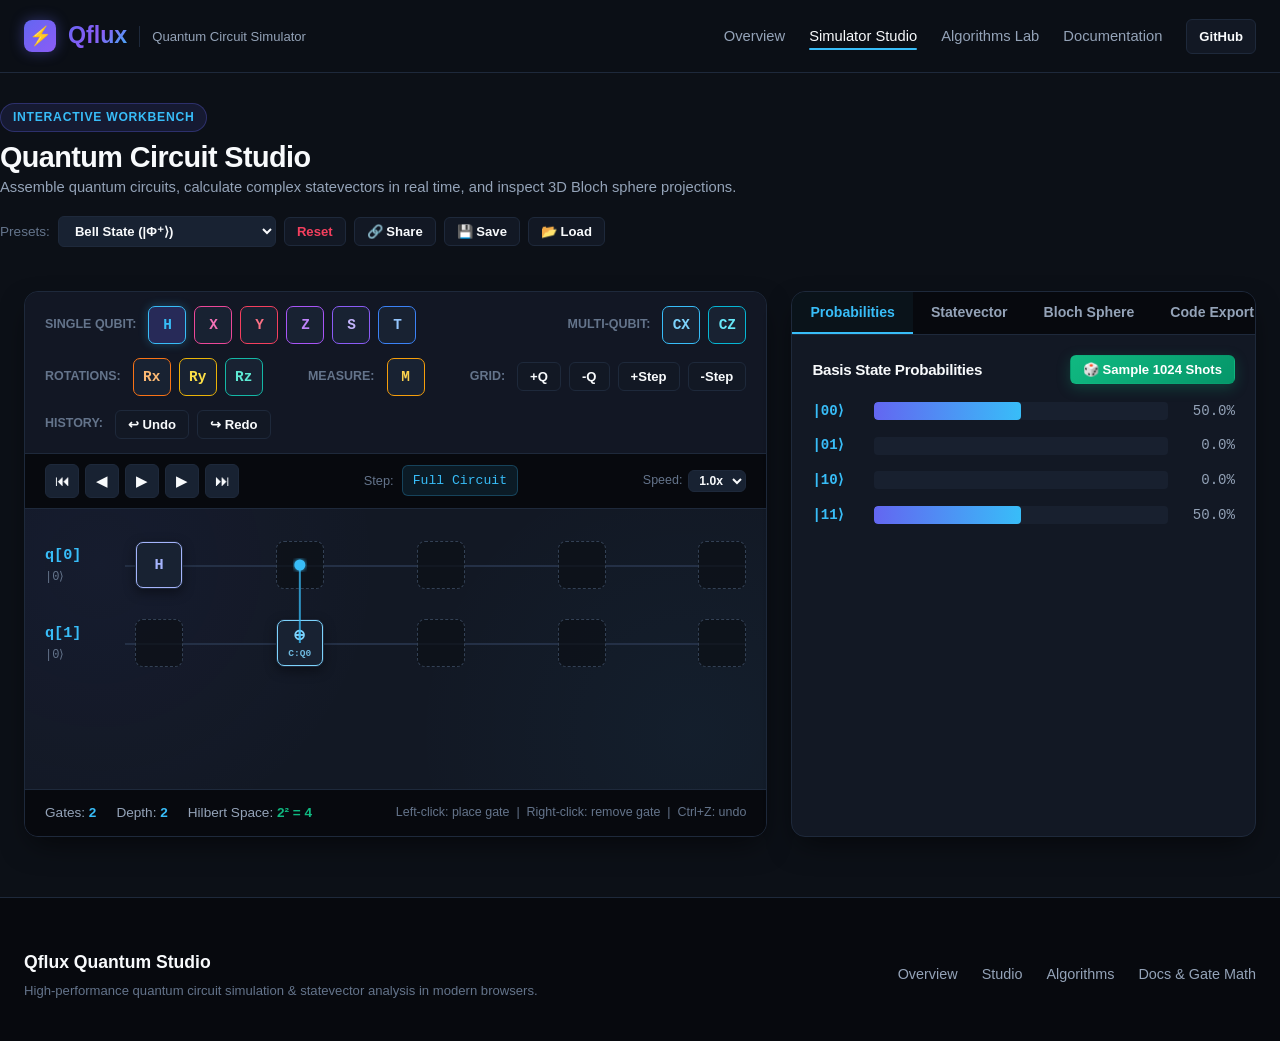
<file: simulator.html>
<!DOCTYPE html>
<html lang="en">

<head>
  <meta charset="UTF-8">
  <meta name="viewport" content="width=device-width, initial-scale=1.0">
  <title>Quantum Studio — Qflux Simulator</title>
  <link rel="stylesheet" href="css/style.css">
  <style>
    .studio-header {
      padding: 30px 0 20px;
    }

    .toast-msg {
      position: fixed;
      bottom: 24px;
      right: 24px;
      background: rgba(15, 23, 42, 0.97);
      border: 1px solid var(--accent-cyan);
      color: var(--text-primary);
      padding: 12px 22px;
      border-radius: var(--radius-sm);
      font-size: 0.88rem;
      font-weight: 500;
      box-shadow: 0 8px 32px rgba(0, 0, 0, 0.7), 0 0 0 1px rgba(56, 189, 248, 0.15);
      display: none;
      z-index: 1000;
      animation: fadeIn 0.2s ease;
      max-width: 340px;
    }

    @keyframes fadeIn {
      from {
        opacity: 0;
        transform: translateY(10px);
      }

      to {
        opacity: 1;
        transform: translateY(0);
      }
    }

    /* Pending control qubit highlight */
    .slot.pending-control {
      border-color: var(--accent-amber) !important;
      border-style: solid !important;
      background: rgba(245, 158, 11, 0.18) !important;
      box-shadow: 0 0 12px rgba(245, 158, 11, 0.4);
      animation: pulseCtrl 1s ease-in-out infinite;
    }

    @keyframes pulseCtrl {

      0%,
      100% {
        box-shadow: 0 0 8px rgba(245, 158, 11, 0.3);
      }

      50% {
        box-shadow: 0 0 18px rgba(245, 158, 11, 0.65);
      }
    }

    /* Shots histogram styles */
    .shots-histogram {
      margin-top: 16px;
      background: var(--bg-deep);
      border: 1px solid var(--border-subtle);
      border-radius: var(--radius-md);
      padding: 16px;
    }

    .shots-title {
      display: flex;
      justify-content: space-between;
      align-items: center;
      margin-bottom: 14px;
      font-size: 0.88rem;
      font-weight: 700;
      color: var(--text-secondary);
    }

    .shots-count-badge {
      background: rgba(99, 102, 241, 0.15);
      border: 1px solid rgba(99, 102, 241, 0.3);
      color: var(--accent-cyan);
      padding: 2px 10px;
      border-radius: var(--radius-full);
      font-size: 0.78rem;
      font-family: var(--font-mono);
    }

    .shots-bars {
      display: flex;
      flex-direction: column;
      gap: 10px;
    }

    .shots-bar-group {
      display: flex;
      align-items: center;
      gap: 10px;
      font-family: var(--font-mono);
      font-size: 0.85rem;
    }

    .shots-bar-label {
      width: 52px;
      color: var(--accent-cyan);
      font-weight: 700;
      flex-shrink: 0;
    }

    .shots-bar-track {
      flex: 1;
      height: 20px;
      background: rgba(30, 41, 59, 0.6);
      border-radius: 4px;
      overflow: hidden;
    }

    .shots-bar-fill {
      height: 100%;
      background: linear-gradient(90deg, #6366f1, #38bdf8);
      border-radius: 4px;
      transition: width 0.5s cubic-bezier(0.25, 1, 0.5, 1);
    }

    .shots-bar-stats {
      display: flex;
      flex-direction: column;
      align-items: flex-end;
      width: 56px;
      flex-shrink: 0;
    }

    .shots-count {
      color: var(--text-primary);
      font-weight: 700;
      font-size: 0.88rem;
    }

    .shots-pct {
      color: var(--text-muted);
      font-size: 0.72rem;
    }

    /* Step numbers on empty slots */
    .slot:not(.has-gate)[data-step-label]::after {
      content: attr(data-step-label);
      position: absolute;
      bottom: 2px;
      right: 4px;
      font-size: 0.55rem;
      color: var(--text-muted);
      opacity: 0.4;
      font-family: var(--font-mono);
    }
  </style>
</head>

<body>

  <!-- Global Header -->
  <header>
    <div class="container-wide nav-wrapper">
      <a href="index.html" class="brand">
        <div class="brand-icon">⚡</div>
        <span class="brand-name">Qflux</span>
        <span class="brand-tagline">Quantum Circuit Simulator</span>
      </a>
      <nav>
        <ul>
          <li><a href="index.html">Overview</a></li>
          <li><a href="simulator.html" class="active">Simulator Studio</a></li>
          <li><a href="algorithms.html">Algorithms Lab</a></li>
          <li><a href="docs.html">Documentation</a></li>
          <li><a href="https://github.com" target="_blank" rel="noopener" class="btn btn-secondary btn-sm">GitHub</a>
          </li>
        </ul>
      </nav>
    </div>
  </header>

  <!-- Studio Header -->
  <div class="container-wide studio-header">
    <div style="display: flex; justify-content: space-between; align-items: flex-end; flex-wrap: wrap; gap: 16px;">
      <div>
        <div class="badge badge-indigo">Interactive Workbench</div>
        <h1 style="font-size: 1.8rem; margin-top: 8px;">Quantum Circuit Studio</h1>
        <p style="color: var(--text-secondary); font-size: 0.92rem;">
          Assemble quantum circuits, calculate complex statevectors in real time, and inspect 3D Bloch sphere
          projections.
        </p>
      </div>
      <div style="display: flex; gap: 8px; align-items: center; flex-wrap: wrap;">
        <span style="font-size: 0.85rem; color: var(--text-muted);">Presets:</span>
        <select id="presetSelect" class="btn btn-secondary btn-sm"
          style="background: var(--bg-surface-elevated); color: var(--text-primary); cursor: pointer;">
          <option value="bell">Bell State (|Φ⁺⟩)</option>
          <option value="ghz">GHZ 3-Qubit Entanglement</option>
          <option value="superposition">Equal Superposition (|+++⟩)</option>
          <option value="teleportation">Quantum Teleportation</option>
          <option value="grover">Grover's Search (2-Qubit)</option>
          <option value="deutsch">Deutsch's Algorithm</option>
          <option value="blank">Blank Circuit</option>
        </select>
        <button id="clearCircuitBtn" class="btn btn-secondary btn-sm" style="color: var(--accent-rose);">Reset</button>
        <button id="shareBtn" class="btn btn-secondary btn-sm" title="Share circuit via URL">🔗 Share</button>
        <button id="exportJsonBtn" class="btn btn-secondary btn-sm" title="Save circuit as .qflux.json">💾 Save</button>
        <button id="importJsonBtn" class="btn btn-secondary btn-sm" title="Load circuit from .qflux.json">📂
          Load</button>
        <input type="file" id="jsonFileInput" accept=".json,.qflux.json" style="display: none;">
      </div>
    </div>
  </div>

  <!-- Studio Main Layout -->
  <main class="container-wide">
    <div class="studio-layout">

      <!-- Left Column: Circuit Editor & Controls -->
      <div class="studio-card">

        <!-- Palette Toolbar -->
        <div class="studio-toolbar">
          <div class="palette-group">
            <span class="palette-title">Single Qubit:</span>
            <button class="gate-btn active gate-H" data-gate="H" title="Hadamard (Superposition)">H</button>
            <button class="gate-btn gate-X" data-gate="X" title="Pauli-X (NOT)">X</button>
            <button class="gate-btn gate-Y" data-gate="Y" title="Pauli-Y">Y</button>
            <button class="gate-btn gate-Z" data-gate="Z" title="Pauli-Z (Phase)">Z</button>
            <button class="gate-btn gate-S" data-gate="S" title="S Phase Gate (π/2)">S</button>
            <button class="gate-btn gate-T" data-gate="T" title="T Phase Gate (π/4)">T</button>
          </div>

          <div class="palette-group">
            <span class="palette-title">Multi-Qubit:</span>
            <button class="gate-btn gate-CX" data-gate="CX"
              title="Controlled-NOT: Click control wire, then target">CX</button>
            <button class="gate-btn gate-CZ" data-gate="CZ"
              title="Controlled-Z: Click control wire, then target">CZ</button>
          </div>

          <div class="palette-group">
            <span class="palette-title">Rotations:</span>
            <button class="gate-btn gate-Rx" data-gate="Rx" title="Rotation Rx(θ)">Rx</button>
            <button class="gate-btn gate-Ry" data-gate="Ry" title="Rotation Ry(θ)">Ry</button>
            <button class="gate-btn gate-Rz" data-gate="Rz" title="Rotation Rz(θ)">Rz</button>
          </div>

          <div class="palette-group">
            <span class="palette-title">Measure:</span>
            <button class="gate-btn gate-M" data-gate="M"
              title="Measurement — Collapses qubit to basis state">M</button>
          </div>

          <div class="palette-group">
            <span class="palette-title">Grid:</span>
            <button id="addQubitBtn" class="btn btn-secondary btn-sm" title="Add Qubit wire (max 6)">+Q</button>
            <button id="removeQubitBtn" class="btn btn-secondary btn-sm" title="Remove Qubit wire">-Q</button>
            <button id="addStepBtn" class="btn btn-secondary btn-sm" title="Add Step column (max 12)">+Step</button>
            <button id="removeStepBtn" class="btn btn-secondary btn-sm" title="Remove Step column">-Step</button>
          </div>

          <div class="palette-group">
            <span class="palette-title">History:</span>
            <button id="undoBtn" class="btn btn-secondary btn-sm" title="Undo (Ctrl+Z)"
              onclick="window.QfluxApp && window.QfluxApp.undo()">↩ Undo</button>
            <button id="redoBtn" class="btn btn-secondary btn-sm" title="Redo (Ctrl+Y)"
              onclick="window.QfluxApp && window.QfluxApp.redo()">↪ Redo</button>
          </div>
        </div>

        <!-- Transport Playback & Stepper Bar -->
        <div class="transport-bar">
          <div class="transport-controls">
            <button id="btnStepReset" class="transport-btn" title="Reset to Step 0">⏮</button>
            <button id="btnStepPrev" class="transport-btn" title="Step Backward">◀</button>
            <button id="btnPlayPause" class="transport-btn" title="Play / Pause State Evolution">▶</button>
            <button id="btnStepNext" class="transport-btn" title="Step Forward">▶</button>
            <button id="btnStepEnd" class="transport-btn" title="Jump to End (Full Circuit)">⏭</button>
          </div>
          <div style="display: flex; align-items: center; gap: 8px;">
            <span style="font-size: 0.8rem; color: var(--text-muted);">Step:</span>
            <span id="stepIndicatorBadge" class="step-indicator-badge">Full Circuit</span>
          </div>
          <div style="display: flex; align-items: center; gap: 6px;">
            <label style="font-size: 0.78rem; color: var(--text-muted);" for="playbackSpeedSelect">Speed:</label>
            <select id="playbackSpeedSelect" class="btn btn-secondary btn-sm"
              style="padding: 2px 6px; font-size: 0.76rem; background: var(--bg-surface-elevated); color: var(--text-primary);">
              <option value="1200">0.5x</option>
              <option value="700" selected>1.0x</option>
              <option value="350">2.0x</option>
            </select>
          </div>
        </div>

        <!-- Circuit Wire Grid -->
        <div class="circuit-board">
          <svg id="circuitSvgOverlay" class="circuit-svg-overlay"></svg>
          <div class="circuit-grid" id="circuitGrid">
            <!-- Rendered by app.js -->
          </div>
        </div>

        <!-- Circuit Stats Bar -->
        <div
          style="background: var(--bg-deep); border-top: 1px solid var(--border-subtle); padding: 12px 20px; display: flex; justify-content: space-between; align-items: center; font-size: 0.85rem; flex-wrap: wrap; gap: 8px;">
          <div style="display: flex; gap: 20px; color: var(--text-secondary); flex-wrap: wrap;">
            <div>Gates: <strong id="statGateCount" style="color: var(--accent-cyan);">0</strong></div>
            <div>Depth: <strong id="statCircuitDepth" style="color: var(--accent-cyan);">0</strong></div>
            <div>Hilbert Space: <strong id="statHilbertSpace" style="color: var(--accent-emerald);">2¹ = 2</strong>
            </div>
          </div>
          <div style="color: var(--text-muted); font-size: 0.78rem;">
            Left-click: place gate &nbsp;|&nbsp; Right-click: remove gate &nbsp;|&nbsp; Ctrl+Z: undo
          </div>
        </div>
      </div>

      <!-- Right Column: Multi-Tab Quantum State Inspector -->
      <div class="studio-card">

        <!-- Tabs Header -->
        <div class="tabs-header">
          <button class="tab-btn active" data-tab="tab-prob">Probabilities</button>
          <button class="tab-btn" data-tab="tab-state">Statevector</button>
          <button class="tab-btn" data-tab="tab-bloch">Bloch Sphere</button>
          <button class="tab-btn" data-tab="tab-export">Code Export</button>
        </div>

        <!-- Tab 1: Probabilities & Measurement Shots -->
        <div id="tab-prob" class="tab-content active">
          <div style="display: flex; justify-content: space-between; align-items: center; margin-bottom: 16px;">
            <h4 style="font-size: 0.95rem;">Basis State Probabilities</h4>
            <button id="sampleShotsBtn" class="btn btn-emerald btn-sm">🎲 Sample 1024 Shots</button>
          </div>

          <div id="probList">
            <!-- Rendered dynamically -->
          </div>

          <div id="shotsOutput"></div>
        </div>

        <!-- Tab 2: Full Statevector Table -->
        <div id="tab-state" class="tab-content">
          <div style="margin-bottom: 14px;">
            <div style="font-size: 0.78rem; text-transform: uppercase; color: var(--text-muted); font-weight: 700;">
              Dirac Ket Notation:</div>
            <div id="stateKetDisplay"
              style="font-family: var(--font-mono); font-size: 0.95rem; color: var(--accent-cyan); background: var(--bg-deep); padding: 10px; border-radius: var(--radius-sm); margin-top: 6px; border: 1px solid var(--border-subtle); overflow-x: auto;">
              |ψ⟩ = 1.000 |000⟩
            </div>
          </div>

          <div style="max-height: 280px; overflow-y: auto;">
            <table class="state-table">
              <thead>
                <tr>
                  <th>State</th>
                  <th>Complex Amplitude</th>
                  <th>Probability</th>
                  <th>Phase</th>
                </tr>
              </thead>
              <tbody id="statevectorTableBody">
                <!-- Rendered dynamically -->
              </tbody>
            </table>
          </div>
        </div>

        <!-- Tab 3: Interactive 3D Bloch Sphere -->
        <div id="tab-bloch" class="tab-content">
          <div class="bloch-container">
            <div style="display: flex; justify-content: space-between; width: 100%; align-items: center;">
              <span style="font-size: 0.85rem; color: var(--text-secondary);">Select Qubit:</span>
              <div id="blochQubitSelector" class="bloch-qubit-selector"></div>
            </div>

            <div class="bloch-canvas-wrap">
              <canvas id="blochCanvas" width="280" height="280"></canvas>
            </div>
            <div style="font-size: 0.75rem; color: var(--text-muted);">
              Drag with mouse to rotate the Bloch sphere in 3D
            </div>

            <div class="bloch-stats">
              <div class="stat-pill">
                <div class="stat-pill-val" id="blochTheta">0°</div>
                <div class="stat-pill-label">Polar (θ)</div>
              </div>
              <div class="stat-pill">
                <div class="stat-pill-val" id="blochPhi">0°</div>
                <div class="stat-pill-label">Azimuth (φ)</div>
              </div>
              <div class="stat-pill">
                <div class="stat-pill-val" id="blochPurity">100%</div>
                <div class="stat-pill-label">Purity (r)</div>
              </div>
            </div>
          </div>
        </div>

        <!-- Tab 4: OpenQASM and Python Qiskit Export -->
        <div id="tab-export" class="tab-content">
          <div style="margin-bottom: 20px;">
            <div style="display: flex; justify-content: space-between; align-items: center; margin-bottom: 8px;">
              <span style="font-size: 0.85rem; font-weight: 700; color: var(--text-secondary);">OpenQASM 2.0</span>
              <button class="btn btn-secondary btn-sm btn-copy" data-copy-target="qasmCodeOutput">Copy QASM</button>
            </div>
            <div class="code-wrap">
              <pre id="qasmCodeOutput" style="color: #a5b4fc; font-size: 0.84rem;"></pre>
            </div>
          </div>

          <div>
            <div style="display: flex; justify-content: space-between; align-items: center; margin-bottom: 8px;">
              <span style="font-size: 0.85rem; font-weight: 700; color: var(--text-secondary);">Python (Qiskit)</span>
              <button class="btn btn-secondary btn-sm btn-copy" data-copy-target="qiskitCodeOutput">Copy Python</button>
            </div>
            <div class="code-wrap">
              <pre id="qiskitCodeOutput" style="color: #67e8f9; font-size: 0.84rem;"></pre>
            </div>
          </div>
        </div>

      </div>
    </div>
  </main>

  <!-- Angle Picker Modal for Rotation Gates -->
  <div id="angleModal" class="modal-backdrop">
    <div class="modal-box">
      <div class="modal-header">
        <h3 style="font-size: 1.1rem; color: var(--text-primary);">Configure Rotation Gate Angle</h3>
        <button id="closeAngleModal" class="btn btn-secondary btn-sm" style="padding: 2px 8px;">✕</button>
      </div>
      <div class="modal-body">
        <p style="font-size: 0.88rem; color: var(--text-secondary); margin-bottom: 14px;">
          Select or enter the rotation angle θ for the gate:
        </p>
        <div style="display: flex; gap: 8px; margin-bottom: 16px; flex-wrap: wrap;">
          <button class="btn btn-secondary btn-sm preset-angle-btn" data-angle="0.785398">π/4 (45°)</button>
          <button class="btn btn-secondary btn-sm preset-angle-btn" data-angle="1.570796">π/2 (90°)</button>
          <button class="btn btn-secondary btn-sm preset-angle-btn" data-angle="3.141593">π (180°)</button>
          <button class="btn btn-secondary btn-sm preset-angle-btn" data-angle="4.712389">3π/2 (270°)</button>
        </div>
        <div>
          <label style="font-size: 0.8rem; color: var(--text-muted); display: block; margin-bottom: 6px;">Custom Angle
            (Radians or fraction of π):</label>
          <input type="text" id="customAngleInput" value="1.5708"
            style="width: 100%; background: var(--bg-deep); border: 1px solid var(--border-subtle); color: var(--text-primary); padding: 8px 12px; border-radius: var(--radius-sm); font-family: var(--font-mono); font-size: 0.9rem;">
        </div>
      </div>
      <div class="modal-footer">
        <button id="cancelAngleModal" class="btn btn-secondary btn-sm">Cancel</button>
        <button id="applyAngleModal" class="btn btn-primary btn-sm">Apply & Place Gate</button>
      </div>
    </div>
  </div>

  <!-- Share Modal -->
  <div id="shareModal" class="modal-backdrop">
    <div class="modal-box">
      <div class="modal-header">
        <h3 style="font-size: 1.1rem; color: var(--text-primary);">Share Circuit</h3>
        <button id="closeShareModal" class="btn btn-secondary btn-sm" style="padding: 2px 8px;">✕</button>
      </div>
      <div class="modal-body">
        <p style="font-size: 0.88rem; color: var(--text-secondary); margin-bottom: 12px;">
          Anyone with this link can load and simulate your exact quantum circuit:
        </p>
        <div
          style="background: var(--bg-deep); border: 1px solid var(--border-subtle); padding: 10px; border-radius: var(--radius-sm); word-break: break-all; font-family: var(--font-mono); font-size: 0.82rem; color: var(--accent-cyan); max-height: 120px; overflow-y: auto;"
          id="shareUrlDisplay">
        </div>
      </div>
      <div class="modal-footer">
        <button id="copyShareUrlBtn" class="btn btn-primary btn-sm">Copy Share Link</button>
      </div>
    </div>
  </div>

  <!-- Notification Toast -->
  <div id="toastNotification" class="toast-msg"></div>

  <!-- Global Footer -->
  <footer>
    <div class="container-wide footer-inner">
      <div>
        <span style="font-weight: 700; font-size: 1.1rem; color: var(--text-primary);">Qflux Quantum Studio</span>
        <div style="font-size: 0.82rem; color: var(--text-muted); margin-top: 4px;">
          High-performance quantum circuit simulation & statevector analysis in modern browsers.
        </div>
      </div>
      <ul class="footer-links">
        <li><a href="index.html">Overview</a></li>
        <li><a href="simulator.html">Studio</a></li>
        <li><a href="algorithms.html">Algorithms</a></li>
        <li><a href="docs.html">Docs & Gate Math</a></li>
      </ul>
    </div>
  </footer>

  <!-- Scripts -->
  <script src="js/quantum-engine.js"></script>
  <script src="js/bloch-sphere.js"></script>
  <script src="js/app.js"></script>
</body>

</html>
</file>
<file: css/style.css>
/* ==========================================================================
   Qflux Design System & Unified Stylesheet
   Dark Glassmorphism, Quantum Gradients, and Responsive Circuit Layout
   ========================================================================== */

:root {
  --bg-deep: #07090e;
  --bg-main: #0c1017;
  --bg-surface: #121824;
  --bg-surface-elevated: #182232;
  --bg-surface-hover: #1e2a3f;
  --border-subtle: #1e293b;
  --border-hover: #334155;
  --border-accent: rgba(99, 102, 241, 0.35);

  --accent-primary: #6366f1;
  --accent-secondary: #8b5cf6;
  --accent-cyan: #38bdf8;
  --accent-emerald: #10b981;
  --accent-amber: #f59e0b;
  --accent-rose: #f43f5e;
  --accent-gradient: linear-gradient(135deg, #6366f1 0%, #8b5cf6 50%, #38bdf8 100%);
  --accent-glow: 0 0 20px rgba(99, 102, 241, 0.35);

  --text-primary: #f8fafc;
  --text-secondary: #94a3b8;
  --text-muted: #64748b;

  --font-sans: -apple-system, BlinkMacSystemFont, 'Segoe UI', Roboto, Helvetica, Arial, sans-serif;
  --font-mono: 'SFMono-Regular', Consolas, 'Liberation Mono', Menlo, Courier, monospace;

  --radius-sm: 6px;
  --radius-md: 10px;
  --radius-lg: 14px;
  --radius-full: 9999px;
  --shadow-lg: 0 12px 30px -8px rgba(0, 0, 0, 0.6);
}

* {
  box-sizing: border-box;
  margin: 0;
  padding: 0;
}

html {
  scroll-behavior: smooth;
}

body {
  background-color: var(--bg-main);
  color: var(--text-primary);
  font-family: var(--font-sans);
  line-height: 1.6;
  -webkit-font-smoothing: antialiased;
  min-height: 100vh;
  display: flex;
  flex-direction: column;
}

/* Typography & Links */
a {
  color: var(--accent-cyan);
  text-decoration: none;
  transition: color 0.18s ease;
}
a:hover {
  color: #7dd3fc;
}

h1, h2, h3, h4 {
  color: var(--text-primary);
  line-height: 1.25;
  letter-spacing: -0.02em;
}

code, pre {
  font-family: var(--font-mono);
}

/* Global Container */
.container {
  max-width: 1240px;
  margin: 0 auto;
  padding: 0 24px;
}

.container-wide {
  max-width: 1440px;
  margin: 0 auto;
  padding: 0 24px;
}

/* Global Header & Nav */
header {
  position: sticky;
  top: 0;
  z-index: 100;
  background: rgba(12, 16, 23, 0.85);
  backdrop-filter: blur(14px);
  border-bottom: 1px solid var(--border-subtle);
}

.nav-wrapper {
  display: flex;
  align-items: center;
  justify-content: space-between;
  height: 72px;
}

.brand {
  display: flex;
  align-items: center;
  gap: 12px;
  text-decoration: none;
}

.brand-icon {
  width: 32px;
  height: 32px;
  border-radius: 8px;
  background: linear-gradient(135deg, var(--accent-primary), var(--accent-secondary));
  display: flex;
  align-items: center;
  justify-content: center;
  color: white;
  font-size: 1.15rem;
  box-shadow: 0 0 14px rgba(99, 102, 241, 0.4);
}

.brand-name {
  font-size: 1.45rem;
  font-weight: 700;
  background: var(--accent-gradient);
  -webkit-background-clip: text;
  -webkit-text-fill-color: transparent;
}

.brand-tagline {
  font-size: 0.82rem;
  color: var(--text-secondary);
  border-left: 1px solid var(--border-subtle);
  padding-left: 12px;
  display: none;
}

@media (min-width: 768px) {
  .brand-tagline {
    display: inline-block;
  }
}

nav ul {
  display: flex;
  list-style: none;
  gap: 24px;
  align-items: center;
}

nav a {
  color: var(--text-secondary);
  font-size: 0.92rem;
  font-weight: 500;
  transition: all 0.18s ease;
}

nav a:hover, nav a.active {
  color: var(--text-primary);
}

nav a.active {
  position: relative;
}

nav a.active::after {
  content: '';
  position: absolute;
  bottom: -6px;
  left: 0;
  right: 0;
  height: 2px;
  background: var(--accent-cyan);
  border-radius: 2px;
}

/* Common Buttons */
.btn {
  display: inline-flex;
  align-items: center;
  justify-content: center;
  gap: 8px;
  padding: 10px 20px;
  border-radius: var(--radius-sm);
  font-size: 0.92rem;
  font-weight: 600;
  cursor: pointer;
  text-decoration: none;
  transition: all 0.2s cubic-bezier(0.16, 1, 0.3, 1);
  border: 1px solid transparent;
}

.btn-primary {
  background: linear-gradient(135deg, var(--accent-primary), var(--accent-secondary));
  color: #fff;
  box-shadow: 0 4px 14px rgba(99, 102, 241, 0.3);
}

.btn-primary:hover {
  box-shadow: 0 6px 22px rgba(99, 102, 241, 0.5);
  transform: translateY(-1px);
  color: #fff;
}

.btn-secondary {
  background: var(--bg-surface);
  border: 1px solid var(--border-subtle);
  color: var(--text-primary);
}

.btn-secondary:hover {
  background: var(--bg-surface-hover);
  border-color: var(--border-hover);
  color: #fff;
}

.btn-emerald {
  background: linear-gradient(135deg, #10b981, #059669);
  color: white;
  box-shadow: 0 4px 14px rgba(16, 185, 129, 0.25);
}

.btn-emerald:hover {
  transform: translateY(-1px);
  box-shadow: 0 6px 18px rgba(16, 185, 129, 0.4);
  color: #fff;
}

.btn-sm {
  padding: 6px 12px;
  font-size: 0.82rem;
}

/* Badges */
.badge {
  display: inline-flex;
  align-items: center;
  gap: 6px;
  padding: 4px 12px;
  border-radius: var(--radius-full);
  font-size: 0.76rem;
  font-weight: 600;
  text-transform: uppercase;
  letter-spacing: 0.06em;
}

.badge-indigo {
  background: rgba(99, 102, 241, 0.12);
  border: 1px solid rgba(99, 102, 241, 0.3);
  color: var(--accent-cyan);
}

.badge-emerald {
  background: rgba(16, 185, 129, 0.12);
  border: 1px solid rgba(16, 185, 129, 0.3);
  color: #34d399;
}

/* Section Header Styles */
.section-header {
  margin-bottom: 36px;
}
.section-tag {
  font-size: 0.82rem;
  font-weight: 600;
  color: var(--accent-cyan);
  text-transform: uppercase;
  letter-spacing: 0.08em;
  margin-bottom: 8px;
}
.section-title {
  font-size: 2.1rem;
  font-weight: 800;
  letter-spacing: -0.025em;
}
.section-subtitle {
  color: var(--text-secondary);
  font-size: 1.05rem;
  margin-top: 8px;
  max-width: 680px;
}

/* ==========================================================================
   Simulator Studio Grid & Gates
   ========================================================================== */
.studio-layout {
  display: grid;
  grid-template-columns: 1fr;
  gap: 24px;
  padding: 24px 0 60px;
}

@media (min-width: 1024px) {
  .studio-layout {
    grid-template-columns: 1.6fr 1fr;
  }
}

.studio-card {
  background: var(--bg-surface);
  border: 1px solid var(--border-subtle);
  border-radius: var(--radius-lg);
  box-shadow: var(--shadow-lg);
  overflow: hidden;
  display: flex;
  flex-direction: column;
}

.studio-toolbar {
  background: rgba(18, 24, 36, 0.95);
  border-bottom: 1px solid var(--border-subtle);
  padding: 14px 20px;
  display: flex;
  flex-wrap: wrap;
  align-items: center;
  justify-content: space-between;
  gap: 14px;
}

.palette-group {
  display: flex;
  align-items: center;
  gap: 8px;
  flex-wrap: wrap;
}

.palette-title {
  font-size: 0.78rem;
  font-weight: 700;
  text-transform: uppercase;
  color: var(--text-muted);
  margin-right: 4px;
}

/* Gate Buttons in Palette */
.gate-btn {
  width: 38px;
  height: 38px;
  border-radius: 7px;
  border: 1px solid var(--border-subtle);
  background: var(--bg-surface-elevated);
  color: var(--text-primary);
  font-family: var(--font-mono);
  font-size: 0.9rem;
  font-weight: 700;
  cursor: pointer;
  display: inline-flex;
  align-items: center;
  justify-content: center;
  transition: all 0.15s ease;
}

.gate-btn:hover {
  border-color: var(--accent-primary);
  background: var(--bg-surface-hover);
  transform: translateY(-1px);
}

.gate-btn.active {
  border-color: var(--accent-cyan);
  background: rgba(99, 102, 241, 0.25);
  color: #38bdf8;
  box-shadow: 0 0 10px rgba(56, 189, 248, 0.3);
}

/* Gate colors by category */
.gate-H { border-color: #6366f1; color: #a5b4fc; }
.gate-X { border-color: #ec4899; color: #f472b6; }
.gate-Y { border-color: #f43f5e; color: #fb7185; }
.gate-Z { border-color: #a855f7; color: #c084fc; }
.gate-S { border-color: #8b5cf6; color: #c4b5fd; }
.gate-T { border-color: #3b82f6; color: #93c5fd; }
.gate-CX { border-color: #38bdf8; color: #7dd3fc; }
.gate-CZ { border-color: #06b6d4; color: #67e8f9; }
.gate-SWAP { border-color: #10b981; color: #6ee7b7; }
.gate-M { border-color: #f59e0b; color: #fcd34d; }

/* Circuit Canvas Workspace */
.circuit-board {
  position: relative;
  padding: 30px 20px;
  background: radial-gradient(circle at 10% 20%, rgba(99, 102, 241, 0.05) 0%, transparent 40%),
              radial-gradient(circle at 90% 80%, rgba(56, 189, 248, 0.04) 0%, transparent 40%);
  overflow-x: auto;
  min-height: 280px;
}

.circuit-svg-overlay {
  position: absolute;
  top: 0;
  left: 0;
  width: 100%;
  height: 100%;
  pointer-events: none;
  z-index: 3;
}

.circuit-grid {
  display: flex;
  flex-direction: column;
  gap: 26px;
  min-width: 650px;
  position: relative;
  z-index: 2;
}

.qubit-row {
  display: flex;
  align-items: center;
  position: relative;
  height: 52px;
}

.qubit-wire-line {
  position: absolute;
  left: 80px;
  right: 0;
  top: 50%;
  height: 2px;
  background: #243046;
  z-index: 1;
}

.qubit-label {
  width: 80px;
  display: flex;
  flex-direction: column;
  z-index: 2;
  user-select: none;
}

.qubit-name {
  font-family: var(--font-mono);
  font-size: 0.95rem;
  font-weight: 700;
  color: var(--accent-cyan);
}

.qubit-init {
  font-size: 0.75rem;
  color: var(--text-muted);
  font-family: var(--font-mono);
}

.qubit-slots {
  display: flex;
  flex: 1;
  justify-content: space-between;
  position: relative;
  z-index: 2;
  padding-left: 10px;
}

.slot {
  width: 48px;
  height: 48px;
  border-radius: 8px;
  border: 1px dashed #334155;
  background: rgba(12, 16, 23, 0.75);
  display: flex;
  align-items: center;
  justify-content: center;
  cursor: pointer;
  transition: all 0.16s ease;
  position: relative;
  user-select: none;
}

.slot:hover {
  border-color: var(--accent-cyan);
  background: rgba(56, 189, 248, 0.1);
  transform: scale(1.06);
}

.slot.has-gate {
  border-style: solid;
  border-color: var(--border-subtle);
  background: var(--bg-surface-elevated);
  box-shadow: 0 4px 12px rgba(0, 0, 0, 0.4);
}

.slot-gate-placed {
  width: 100%;
  height: 100%;
  border-radius: 7px;
  display: flex;
  flex-direction: column;
  align-items: center;
  justify-content: center;
  font-family: var(--font-mono);
  font-weight: 700;
  font-size: 0.95rem;
  border: 1px solid;
}

.slot-gate-sub {
  font-size: 0.6rem;
  text-transform: uppercase;
  margin-top: -2px;
  opacity: 0.85;
}

/* Multi-Qubit Connectors */
.cnot-control-dot {
  width: 14px;
  height: 14px;
  border-radius: 50%;
  background: #38bdf8;
  box-shadow: 0 0 8px #38bdf8;
}

/* Inspector & Tab Panel */
.tabs-header {
  display: flex;
  background: var(--bg-deep);
  border-bottom: 1px solid var(--border-subtle);
  overflow-x: auto;
}

.tab-btn {
  padding: 12px 18px;
  background: transparent;
  border: none;
  border-bottom: 2px solid transparent;
  color: var(--text-secondary);
  font-size: 0.88rem;
  font-weight: 600;
  cursor: pointer;
  white-space: nowrap;
  transition: all 0.16s ease;
}

.tab-btn:hover {
  color: var(--text-primary);
}

.tab-btn.active {
  color: var(--accent-cyan);
  border-bottom-color: var(--accent-cyan);
  background: rgba(56, 189, 248, 0.05);
}

.tab-content {
  display: none;
  padding: 20px;
}

.tab-content.active {
  display: block;
}

/* Probabilities Chart */
.prob-item {
  display: flex;
  align-items: center;
  gap: 12px;
  margin-bottom: 12px;
  font-family: var(--font-mono);
  font-size: 0.88rem;
}

.prob-basis {
  width: 50px;
  color: var(--accent-cyan);
  font-weight: 700;
}

.prob-track {
  flex: 1;
  height: 18px;
  background: rgba(30, 41, 59, 0.5);
  border-radius: 4px;
  overflow: hidden;
}

.prob-fill {
  height: 100%;
  background: linear-gradient(90deg, var(--accent-primary), var(--accent-cyan));
  border-radius: 4px;
  transition: width 0.35s ease;
}

.prob-pct {
  width: 55px;
  text-align: right;
  color: var(--text-secondary);
}

/* Statevector Table */
.state-table {
  width: 100%;
  border-collapse: collapse;
  font-family: var(--font-mono);
  font-size: 0.84rem;
}

.state-table th, .state-table td {
  padding: 8px 12px;
  text-align: left;
  border-bottom: 1px solid var(--border-subtle);
}

.state-table th {
  color: var(--text-muted);
  font-weight: 600;
  text-transform: uppercase;
  font-size: 0.72rem;
}

/* Bloch Sphere Container */
.bloch-container {
  display: flex;
  flex-direction: column;
  align-items: center;
  gap: 16px;
}

.bloch-canvas-wrap {
  position: relative;
  background: #080b12;
  border-radius: var(--radius-md);
  border: 1px solid var(--border-subtle);
  overflow: hidden;
  cursor: grab;
}

.bloch-canvas-wrap:active {
  cursor: grabbing;
}

.bloch-qubit-selector {
  display: flex;
  gap: 8px;
}

.bloch-stats {
  display: grid;
  grid-template-columns: repeat(3, 1fr);
  gap: 10px;
  width: 100%;
}

.stat-pill {
  background: var(--bg-surface-elevated);
  border: 1px solid var(--border-subtle);
  border-radius: var(--radius-sm);
  padding: 8px;
  text-align: center;
}

.stat-pill-val {
  font-size: 1rem;
  font-weight: 700;
  color: var(--accent-cyan);
  font-family: var(--font-mono);
}

.stat-pill-label {
  font-size: 0.68rem;
  color: var(--text-muted);
  text-transform: uppercase;
}

/* Code Exporter Block */
.code-wrap {
  position: relative;
  background: #080b12;
  border: 1px solid var(--border-subtle);
  border-radius: var(--radius-md);
  padding: 16px;
  max-height: 320px;
  overflow-y: auto;
}

.btn-copy {
  position: absolute;
  top: 10px;
  right: 10px;
  padding: 4px 10px;
  font-size: 0.78rem;
  background: var(--bg-surface-elevated);
  border: 1px solid var(--border-subtle);
  color: var(--text-secondary);
  border-radius: 4px;
  cursor: pointer;
  transition: all 0.16s ease;
}

.btn-copy:hover {
  color: white;
  border-color: var(--accent-cyan);
}

/* ==========================================================================
   Algorithm Cards & Docs
   ========================================================================== */
.algo-grid {
  display: grid;
  grid-template-columns: 1fr;
  gap: 24px;
  margin-top: 30px;
}

@media (min-width: 768px) {
  .algo-grid {
    grid-template-columns: repeat(2, 1fr);
  }
}

.algo-card {
  background: var(--bg-surface);
  border: 1px solid var(--border-subtle);
  border-radius: var(--radius-lg);
  padding: 26px;
  transition: all 0.22s ease;
  display: flex;
  flex-direction: column;
  justify-content: space-between;
}

.algo-card:hover {
  border-color: var(--border-accent);
  transform: translateY(-4px);
  box-shadow: 0 12px 28px -6px rgba(0, 0, 0, 0.5);
}

.algo-header {
  display: flex;
  align-items: center;
  justify-content: space-between;
  margin-bottom: 14px;
}

.algo-complexity {
  font-size: 0.8rem;
  font-family: var(--font-mono);
  color: var(--accent-cyan);
  background: rgba(56, 189, 248, 0.1);
  padding: 3px 8px;
  border-radius: 4px;
}

.algo-title {
  font-size: 1.25rem;
  font-weight: 700;
  margin-bottom: 10px;
}

.algo-desc {
  font-size: 0.92rem;
  color: var(--text-secondary);
  line-height: 1.6;
  margin-bottom: 20px;
}

.algo-footer {
  display: flex;
  align-items: center;
  justify-content: space-between;
  border-top: 1px solid var(--border-subtle);
  padding-top: 16px;
}

/* Docs & Gate Reference Grid */
.matrix-grid {
  display: grid;
  grid-template-columns: 1fr;
  gap: 20px;
  margin: 30px 0;
}

@media (min-width: 768px) {
  .matrix-grid {
    grid-template-columns: repeat(2, 1fr);
  }
}

@media (min-width: 1024px) {
  .matrix-grid {
    grid-template-columns: repeat(3, 1fr);
  }
}

.matrix-card {
  background: var(--bg-surface);
  border: 1px solid var(--border-subtle);
  border-radius: var(--radius-md);
  padding: 20px;
}

.matrix-card-header {
  display: flex;
  align-items: center;
  justify-content: space-between;
  margin-bottom: 12px;
}

.matrix-card-gate {
  font-size: 1.2rem;
  font-weight: 800;
  font-family: var(--font-mono);
}

.matrix-display {
  background: #080b12;
  border: 1px solid var(--border-subtle);
  padding: 12px;
  border-radius: 6px;
  font-family: var(--font-mono);
  font-size: 0.88rem;
  color: var(--accent-cyan);
  margin: 12px 0;
  text-align: center;
}

/* Global Footer */
footer {
  margin-top: auto;
  background: var(--bg-deep);
  border-top: 1px solid var(--border-subtle);
  padding: 50px 0 40px;
}

.footer-inner {
  display: flex;
  flex-direction: column;
  gap: 24px;
  align-items: center;
  justify-content: space-between;
}

@media (min-width: 768px) {
  .footer-inner {
    flex-direction: row;
  }
}

.footer-links {
  display: flex;
  gap: 24px;
  list-style: none;
}

.footer-links a {
  color: var(--text-secondary);
  font-size: 0.9rem;
}

.footer-links a:hover {
  color: var(--accent-cyan);
}

/* ==========================================================================
   Phase 3: Stepper Transport, Rotation Gates & Modals
   ========================================================================== */
.gate-Rx { border-color: #f97316; color: #fdba74; }
.gate-Ry { border-color: #eab308; color: #fde047; }
.gate-Rz { border-color: #14b8a6; color: #5eead4; }

/* Transport Controller Bar */
.transport-bar {
  background: var(--bg-deep);
  border-bottom: 1px solid var(--border-subtle);
  padding: 10px 20px;
  display: flex;
  align-items: center;
  justify-content: space-between;
  gap: 12px;
  flex-wrap: wrap;
}

.transport-controls {
  display: flex;
  align-items: center;
  gap: 6px;
}

.transport-btn {
  width: 34px;
  height: 34px;
  border-radius: var(--radius-sm);
  background: var(--bg-surface-elevated);
  border: 1px solid var(--border-subtle);
  color: var(--text-primary);
  display: inline-flex;
  align-items: center;
  justify-content: center;
  cursor: pointer;
  font-size: 0.95rem;
  transition: all 0.16s ease;
}

.transport-btn:hover {
  border-color: var(--accent-cyan);
  background: var(--bg-surface-hover);
  color: var(--accent-cyan);
}

.transport-btn.btn-play-active {
  background: linear-gradient(135deg, #10b981, #059669);
  color: white;
  border-color: #10b981;
  box-shadow: 0 0 12px rgba(16, 185, 129, 0.4);
}

.step-indicator-badge {
  font-family: var(--font-mono);
  font-size: 0.82rem;
  color: var(--accent-cyan);
  background: rgba(56, 189, 248, 0.1);
  border: 1px solid rgba(56, 189, 248, 0.25);
  padding: 4px 10px;
  border-radius: var(--radius-sm);
}

/* Active Step Highlighting on Circuit Grid */
.slot.active-step-col {
  border-color: var(--accent-cyan) !important;
  box-shadow: 0 0 14px rgba(56, 189, 248, 0.35) !important;
  background: rgba(56, 189, 248, 0.12) !important;
}

/* Modal Windows */
.modal-backdrop {
  position: fixed;
  top: 0;
  left: 0;
  width: 100vw;
  height: 100vh;
  background: rgba(7, 9, 14, 0.8);
  backdrop-filter: blur(8px);
  display: none;
  align-items: center;
  justify-content: center;
  z-index: 1000;
}

.modal-backdrop.open {
  display: flex;
}

.modal-box {
  background: var(--bg-surface);
  border: 1px solid var(--border-accent);
  border-radius: var(--radius-lg);
  box-shadow: 0 20px 50px rgba(0, 0, 0, 0.8);
  width: 90%;
  max-width: 480px;
  overflow: hidden;
  animation: modalPop 0.2s cubic-bezier(0.16, 1, 0.3, 1);
}

@keyframes modalPop {
  from { opacity: 0; transform: scale(0.95); }
  to { opacity: 1; transform: scale(1); }
}

.modal-header {
  display: flex;
  justify-content: space-between;
  align-items: center;
  padding: 16px 20px;
  border-bottom: 1px solid var(--border-subtle);
  background: var(--bg-deep);
}

.modal-body {
  padding: 20px;
}

.modal-footer {
  display: flex;
  justify-content: flex-end;
  gap: 10px;
  padding: 14px 20px;
  border-top: 1px solid var(--border-subtle);
  background: var(--bg-deep);
}
</file>
<file: css/index.css>
﻿/* ========================================================================
   Qflux Landing Page — index.css
   Dedicated styles for the hero, teaser card, features, algorithms, CTA
   ======================================================================== */

:root {
  --font-sans: "Inter", -apple-system, BlinkMacSystemFont, sans-serif;
  --font-mono: "JetBrains Mono", "SFMono-Regular", Consolas, monospace;
}

/* ── Hero ──────────────────────────────────────────────────── */
.hero {
  position: relative;
  min-height: 93vh;
  display: flex;
  align-items: center;
  overflow: hidden;
}
#particleCanvas {
  position: absolute;
  inset: 0;
  width: 100%;
  height: 100%;
  pointer-events: none;
  z-index: 0;
}
.hero-inner {
  position: relative;
  z-index: 1;
  width: 100%;
  padding: 110px 0 70px;
}
.hero-grid {
  display: grid;
  grid-template-columns: 1fr;
  gap: 48px;
  align-items: center;
}
@media (min-width: 1024px) {
  .hero-grid { grid-template-columns: 1.2fr 0.8fr; }
}

.hero-eyebrow {
  display: inline-flex;
  align-items: center;
  gap: 8px;
  background: rgba(99,102,241,0.1);
  border: 1px solid rgba(99,102,241,0.3);
  border-radius: 999px;
  padding: 5px 14px 5px 8px;
  font-size: 0.76rem;
  font-weight: 600;
  color: #a5b4fc;
  margin-bottom: 22px;
  letter-spacing: 0.05em;
  text-transform: uppercase;
}
.hero-eyebrow-dot {
  width: 8px; height: 8px;
  border-radius: 50%;
  background: #10b981;
  box-shadow: 0 0 10px #10b981;
  flex-shrink: 0;
  animation: blink 2s ease-in-out infinite;
}
@keyframes blink {
  0%,100% { opacity:1; box-shadow: 0 0 10px #10b981; }
  50% { opacity:0.35; box-shadow: 0 0 4px #10b981; }
}

.hero-title {
  font-size: clamp(2.6rem, 5vw, 4.2rem);
  font-weight: 900;
  letter-spacing: -0.04em;
  line-height: 1.1;
  margin-bottom: 20px;
  color: var(--text-primary);
}
.gradient-text {
  background: linear-gradient(135deg, #6366f1 0%, #8b5cf6 35%, #38bdf8 70%, #10b981 100%);
  -webkit-background-clip: text;
  -webkit-text-fill-color: transparent;
  background-clip: text;
  background-size: 200% 200%;
  animation: gradientShift 5s ease-in-out infinite alternate;
}
@keyframes gradientShift {
  from { background-position: 0% 50%; }
  to { background-position: 100% 50%; }
}

.hero-desc {
  font-size: 1.08rem;
  color: var(--text-secondary);
  max-width: 560px;
  line-height: 1.78;
  margin-bottom: 36px;
  font-weight: 400;
}
.hero-actions {
  display: flex;
  flex-wrap: wrap;
  gap: 14px;
  align-items: center;
  margin-bottom: 0;
}
.btn-glow {
  background: linear-gradient(135deg, #6366f1 0%, #8b5cf6 100%);
  color: #fff !important;
  padding: 13px 28px;
  font-size: 1rem;
  font-weight: 700;
  border: none;
  border-radius: 10px;
  cursor: pointer;
  text-decoration: none;
  display: inline-flex;
  align-items: center;
  gap: 8px;
  letter-spacing: -0.01em;
  box-shadow: 0 0 26px rgba(99,102,241,0.4);
  transition: transform 0.2s ease, box-shadow 0.2s ease;
  animation: glowPulse 3.5s ease-in-out infinite;
}
.btn-glow:hover {
  transform: translateY(-2px);
  box-shadow: 0 8px 36px rgba(99,102,241,0.6);
  color: #fff !important;
}
@keyframes glowPulse {
  0%,100% { box-shadow: 0 0 18px rgba(99,102,241,0.35); }
  50% { box-shadow: 0 0 38px rgba(99,102,241,0.65); }
}
.btn-ghost {
  background: transparent;
  border: 1px solid var(--border-hover);
  color: var(--text-secondary);
  padding: 12px 24px;
  font-size: 0.95rem;
  font-weight: 600;
  border-radius: 10px;
  text-decoration: none;
  display: inline-flex;
  align-items: center;
  gap: 8px;
  transition: all 0.2s ease;
}
.btn-ghost:hover {
  border-color: var(--accent-cyan);
  color: var(--accent-cyan);
}

/* ── Stat Pills ─────────────────────────────────────────────── */
.hero-stats {
  display: flex;
  gap: 8px;
  margin-top: 40px;
  flex-wrap: wrap;
}
.hero-stat {
  flex: 1;
  min-width: 92px;
  background: rgba(18,24,36,0.65);
  border: 1px solid var(--border-subtle);
  border-radius: 10px;
  padding: 14px 10px;
  text-align: center;
  backdrop-filter: blur(16px);
  transition: border-color 0.2s ease, transform 0.2s ease;
}
.hero-stat:hover {
  border-color: rgba(99,102,241,0.35);
  transform: translateY(-2px);
}
.hero-stat-val {
  font-size: 1.65rem;
  font-weight: 800;
  font-family: var(--font-mono);
  background: linear-gradient(135deg, #6366f1, #38bdf8);
  -webkit-background-clip: text;
  -webkit-text-fill-color: transparent;
  background-clip: text;
  line-height: 1.1;
}
.hero-stat-label {
  font-size: 0.68rem;
  color: var(--text-muted);
  text-transform: uppercase;
  font-weight: 600;
  letter-spacing: 0.06em;
  margin-top: 4px;
}

/* ── Teaser Card ─────────────────────────────────────────────── */
.hero-teaser-card {
  background: rgba(18, 24, 36, 0.88);
  border: 1px solid rgba(99,102,241,0.35);
  border-radius: 16px;
  padding: 24px;
  box-shadow:
    0 24px 60px -10px rgba(0,0,0,0.75),
    0 0 0 1px rgba(99,102,241,0.08),
    inset 0 1px 0 rgba(255,255,255,0.04);
  backdrop-filter: blur(24px);
}
.teaser-header {
  display: flex;
  justify-content: space-between;
  align-items: center;
  margin-bottom: 14px;
}
.teaser-live-dot {
  display: inline-block;
  width: 8px; height: 8px;
  border-radius: 50%;
  background: #10b981;
  box-shadow: 0 0 8px #10b981;
  margin-right: 6px;
  animation: blink 2s ease-in-out infinite;
}

.circuit-mini {
  background: #07090e;
  border: 1px solid var(--border-subtle);
  border-radius: 8px;
  padding: 10px 8px;
  margin-bottom: 14px;
  overflow-x: auto;
}
.circuit-mini-svg { display: block; width: 100%; }

/* ── Tech Ticker ─────────────────────────────────────────────── */
.tech-ticker {
  background: var(--bg-deep);
  border-top: 1px solid var(--border-subtle);
  border-bottom: 1px solid var(--border-subtle);
  overflow: hidden;
  padding: 12px 0;
}
.tech-ticker-inner {
  display: flex;
  gap: 0;
  white-space: nowrap;
  animation: tickerScroll 32s linear infinite;
}
.tech-ticker-item {
  display: inline-flex;
  align-items: center;
  gap: 8px;
  padding: 0 28px;
  font-size: 0.78rem;
  font-weight: 600;
  color: var(--text-muted);
  text-transform: uppercase;
  letter-spacing: 0.07em;
}
.tech-ticker-item .ticker-hl { color: var(--accent-primary); }
@keyframes tickerScroll {
  from { transform: translateX(0); }
  to { transform: translateX(-50%); }
}

/* ── Features Section ────────────────────────────────────────── */
.features-section {
  padding: 100px 0;
  border-top: 1px solid var(--border-subtle);
  position: relative;
}
.features-section::before {
  content: '';
  position: absolute;
  top: 0; left: 50%;
  transform: translateX(-50%);
  width: 500px; height: 1px;
  background: linear-gradient(90deg, transparent, rgba(99,102,241,0.6), transparent);
}
.features-grid {
  display: grid;
  grid-template-columns: repeat(2, 1fr);
  gap: 18px;
  margin-top: 52px;
}
@media (min-width: 1024px) {
  .features-grid { grid-template-columns: repeat(4, 1fr); }
}
@media (max-width: 600px) {
  .features-grid { grid-template-columns: 1fr; }
}
.feature-card {
  background: var(--bg-surface);
  border: 1px solid var(--border-subtle);
  border-radius: 14px;
  padding: 26px 20px;
  transition: all 0.25s cubic-bezier(0.16,1,0.3,1);
  position: relative;
  overflow: hidden;
}
.feature-card::after {
  content: '';
  position: absolute;
  inset: 0;
  opacity: 0;
  transition: opacity 0.3s ease;
  pointer-events: none;
}
.feature-card:hover { transform: translateY(-5px); box-shadow: 0 18px 40px -8px rgba(0,0,0,0.55); }
.feature-card[data-color="indigo"]:hover { border-color: #6366f1; }
.feature-card[data-color="indigo"]::after { background: radial-gradient(circle at top left, rgba(99,102,241,0.08), transparent 60%); }
.feature-card[data-color="cyan"]:hover { border-color: #38bdf8; }
.feature-card[data-color="cyan"]::after { background: radial-gradient(circle at top left, rgba(56,189,248,0.07), transparent 60%); }
.feature-card[data-color="emerald"]:hover { border-color: #10b981; }
.feature-card[data-color="emerald"]::after { background: radial-gradient(circle at top left, rgba(16,185,129,0.07), transparent 60%); }
.feature-card[data-color="violet"]:hover { border-color: #8b5cf6; }
.feature-card[data-color="violet"]::after { background: radial-gradient(circle at top left, rgba(139,92,246,0.08), transparent 60%); }
.feature-card:hover::after { opacity: 1; }

.feature-icon {
  width: 46px; height: 46px;
  border-radius: 10px;
  display: flex;
  align-items: center;
  justify-content: center;
  font-size: 1.35rem;
  margin-bottom: 18px;
}
.fi-indigo { background: rgba(99,102,241,0.12); border: 1px solid rgba(99,102,241,0.25); }
.fi-cyan { background: rgba(56,189,248,0.12); border: 1px solid rgba(56,189,248,0.25); }
.fi-emerald { background: rgba(16,185,129,0.12); border: 1px solid rgba(16,185,129,0.25); }
.fi-violet { background: rgba(139,92,246,0.12); border: 1px solid rgba(139,92,246,0.25); }
.feature-title { font-size: 1.02rem; font-weight: 700; margin-bottom: 10px; letter-spacing: -0.01em; }
.feature-desc { font-size: 0.865rem; color: var(--text-secondary); line-height: 1.6; }

/* ── Algorithm Cards ─────────────────────────────────────────── */
.preview-section {
  padding: 100px 0;
  border-top: 1px solid var(--border-subtle);
  background:
    radial-gradient(ellipse 60% 40% at 20% 0%, rgba(99,102,241,0.06), transparent 60%),
    radial-gradient(ellipse 50% 35% at 80% 100%, rgba(56,189,248,0.04), transparent 60%);
}
.algo-grid {
  display: grid;
  grid-template-columns: 1fr;
  gap: 18px;
}
@media (min-width: 768px) {
  .algo-grid { grid-template-columns: repeat(2, 1fr); }
}
.algo-card {
  background: var(--bg-surface);
  border: 1px solid var(--border-subtle);
  border-radius: 14px;
  padding: 26px;
  transition: all 0.22s ease;
  display: flex;
  flex-direction: column;
  justify-content: space-between;
  position: relative;
  overflow: hidden;
}
.algo-card::before {
  content: '';
  position: absolute;
  top: 0; left: 0; right: 0;
  height: 2px;
  background: linear-gradient(90deg, #6366f1, #38bdf8);
  opacity: 0;
  transition: opacity 0.3s ease;
}
.algo-card:hover {
  border-color: rgba(99,102,241,0.35);
  transform: translateY(-4px);
  box-shadow: 0 18px 44px -8px rgba(0,0,0,0.55);
}
.algo-card:hover::before { opacity: 1; }
.algo-header { display: flex; justify-content: space-between; align-items: center; margin-bottom: 12px; }
.algo-complexity { font-size: 0.78rem; font-family: var(--font-mono); color: var(--accent-cyan); background: rgba(56,189,248,0.1); padding: 3px 8px; border-radius: 4px; }
.algo-title { font-size: 1.2rem; font-weight: 700; margin-bottom: 10px; letter-spacing: -0.01em; }
.algo-desc { font-size: 0.88rem; color: var(--text-secondary); line-height: 1.65; margin-bottom: 14px; }
.algo-formula { background: var(--bg-deep); border: 1px solid var(--border-subtle); border-radius: 6px; padding: 10px 12px; font-family: var(--font-mono); font-size: 0.83rem; color: var(--accent-cyan); }
.algo-footer { display: flex; align-items: center; justify-content: space-between; border-top: 1px solid var(--border-subtle); padding-top: 16px; margin-top: 18px; }

/* ── CTA Banner ──────────────────────────────────────────────── */
.cta-banner {
  background: linear-gradient(135deg, rgba(99,102,241,0.14), rgba(139,92,246,0.1), rgba(56,189,248,0.07));
  border: 1px solid rgba(99,102,241,0.28);
  border-radius: 20px;
  padding: 64px 40px;
  text-align: center;
  margin: 80px 0;
  position: relative;
  overflow: hidden;
}
.cta-banner::before {
  content: '';
  position: absolute;
  inset: 0;
  background: radial-gradient(ellipse 80% 50% at 50% 0%, rgba(99,102,241,0.12), transparent 70%);
  pointer-events: none;
}
.cta-banner-title {
  font-size: clamp(1.8rem, 3.5vw, 2.6rem);
  font-weight: 800;
  letter-spacing: -0.03em;
  margin-bottom: 14px;
  position: relative;
}
.cta-banner-desc {
  color: var(--text-secondary);
  font-size: 1.05rem;
  max-width: 520px;
  margin: 0 auto 32px;
  line-height: 1.7;
  position: relative;
}
</file>
